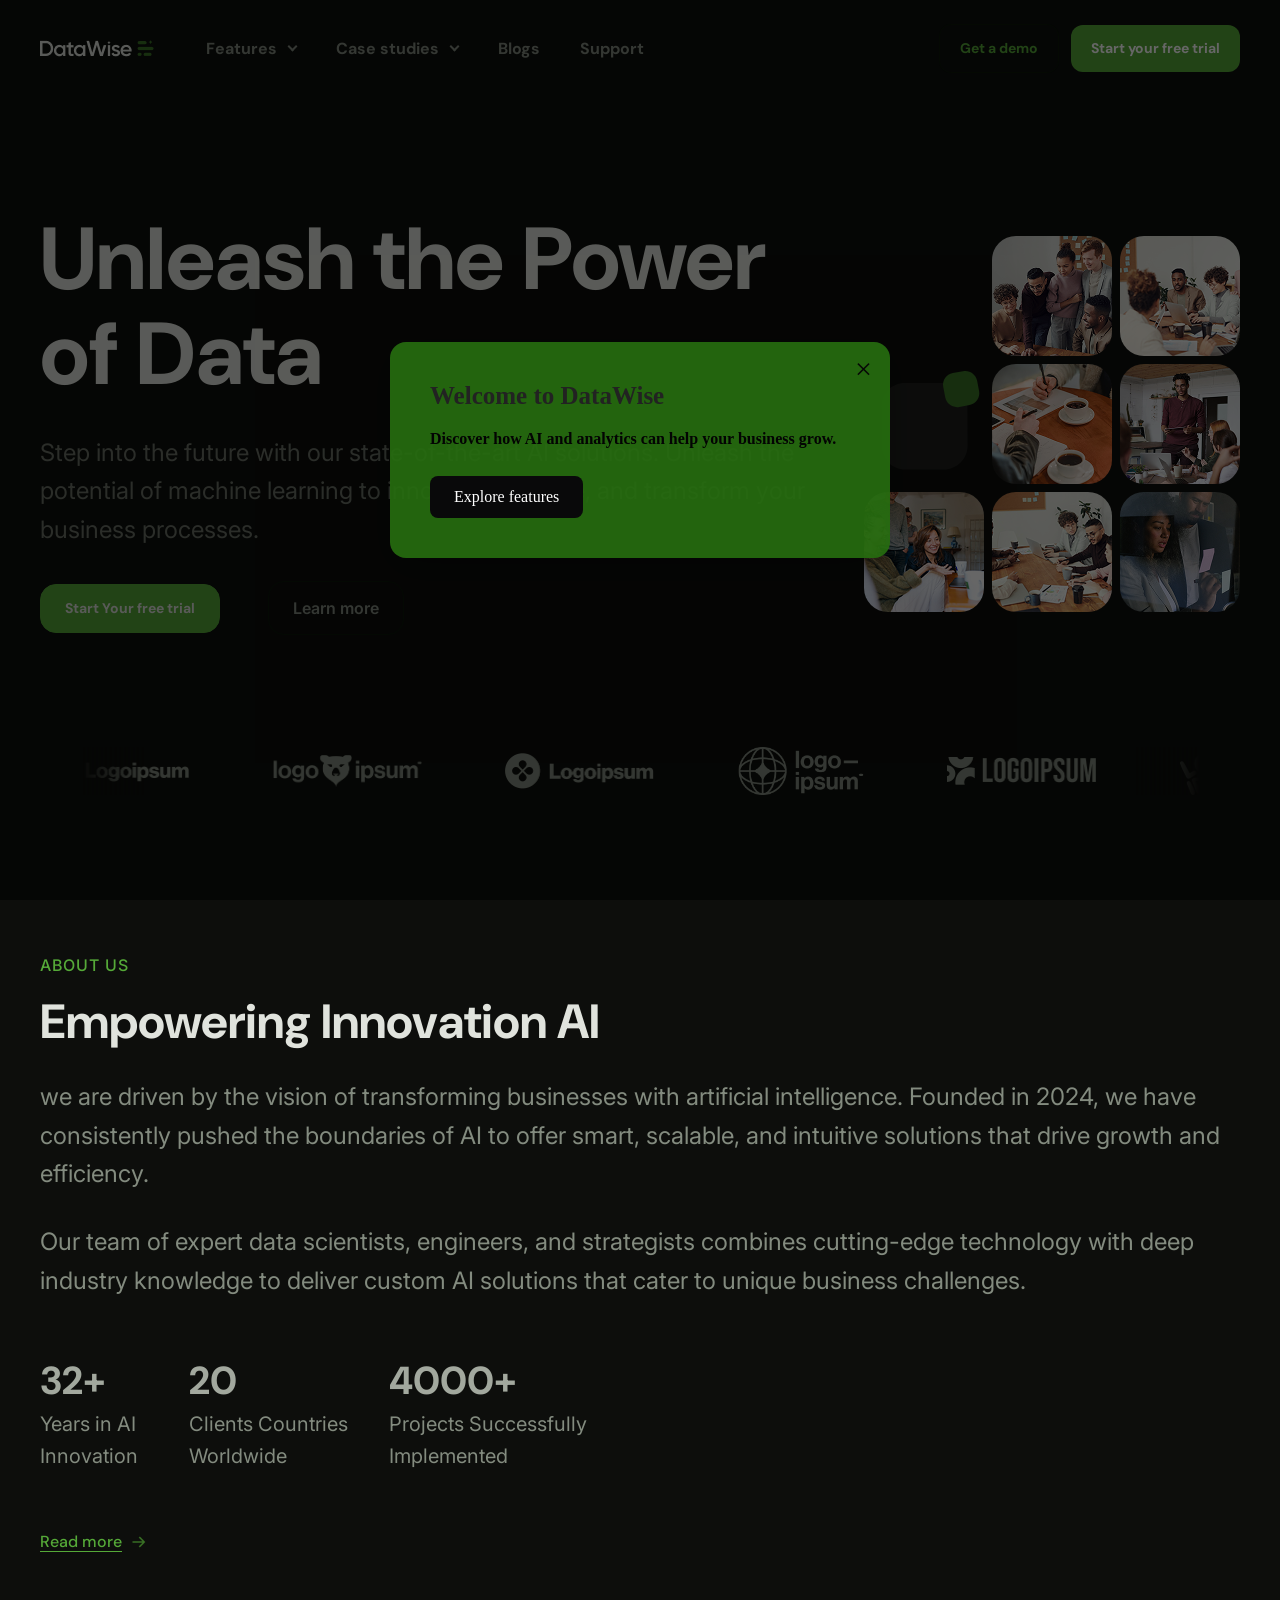
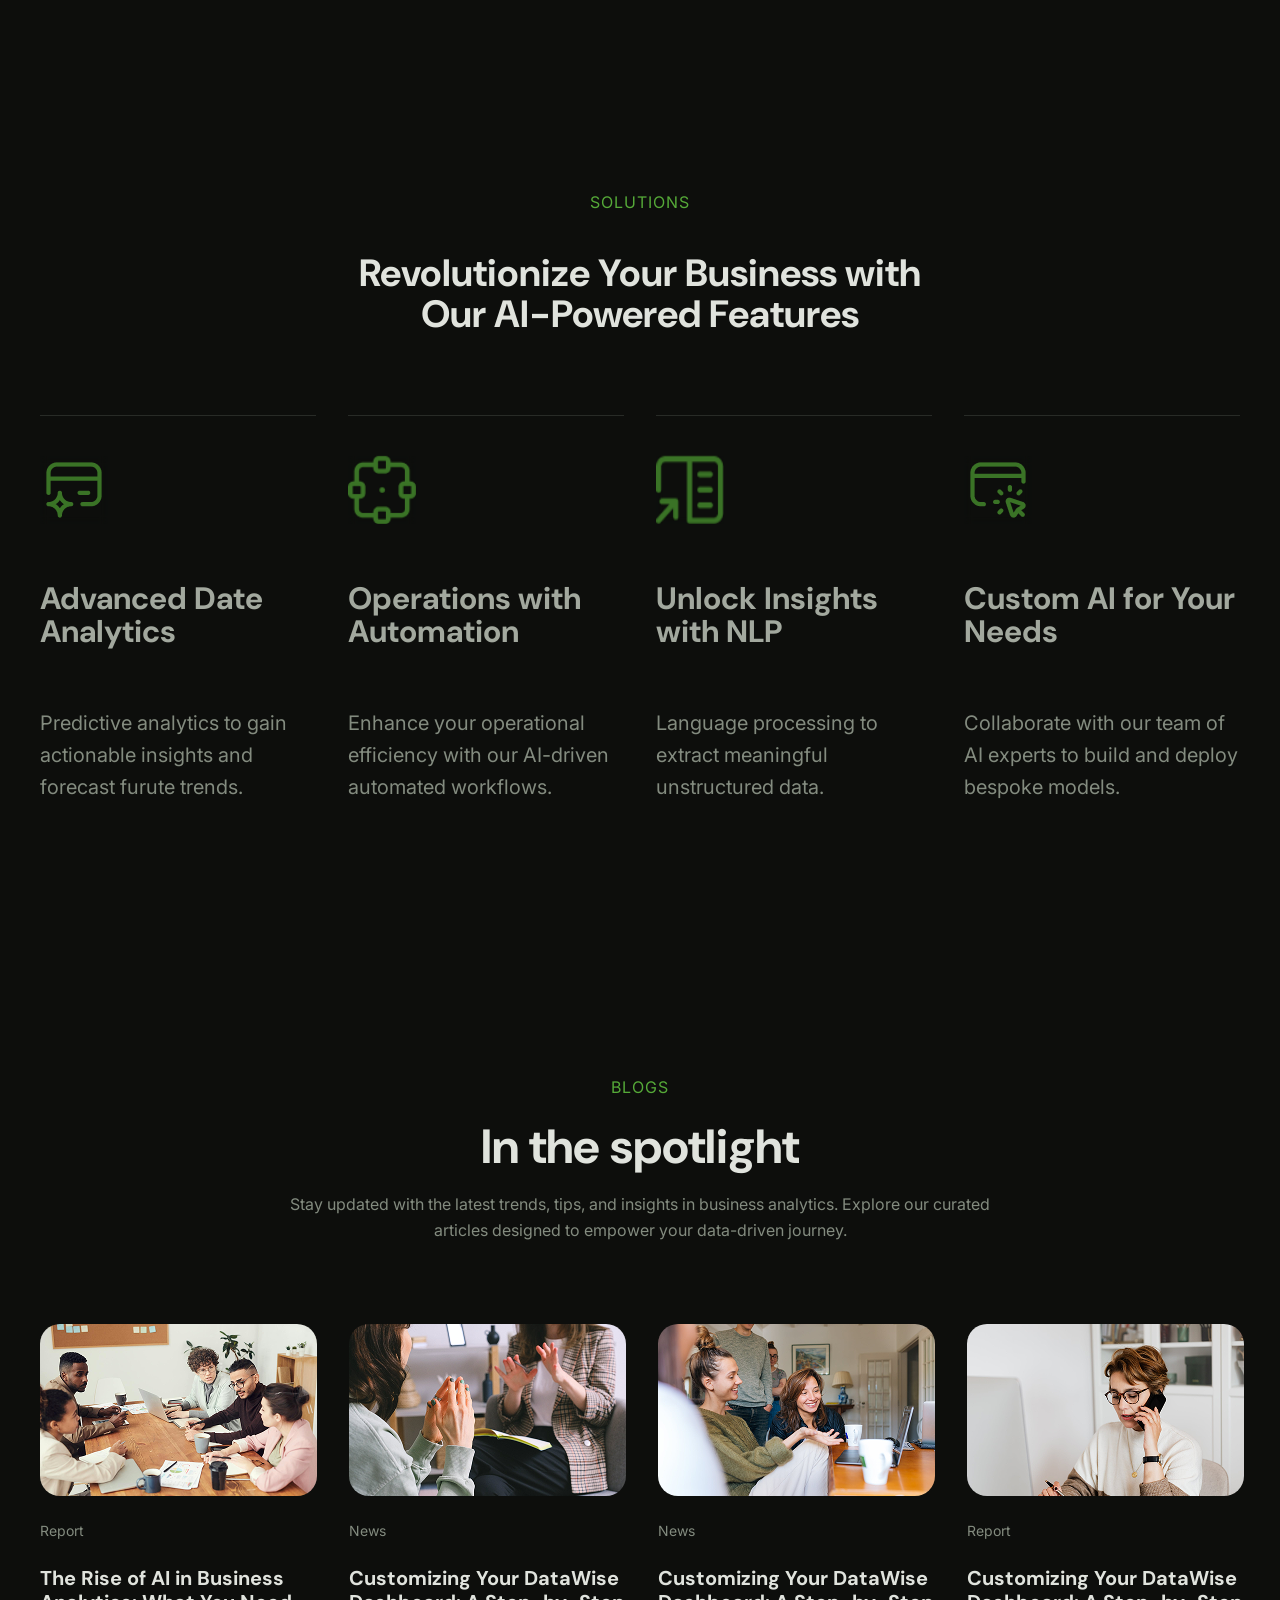
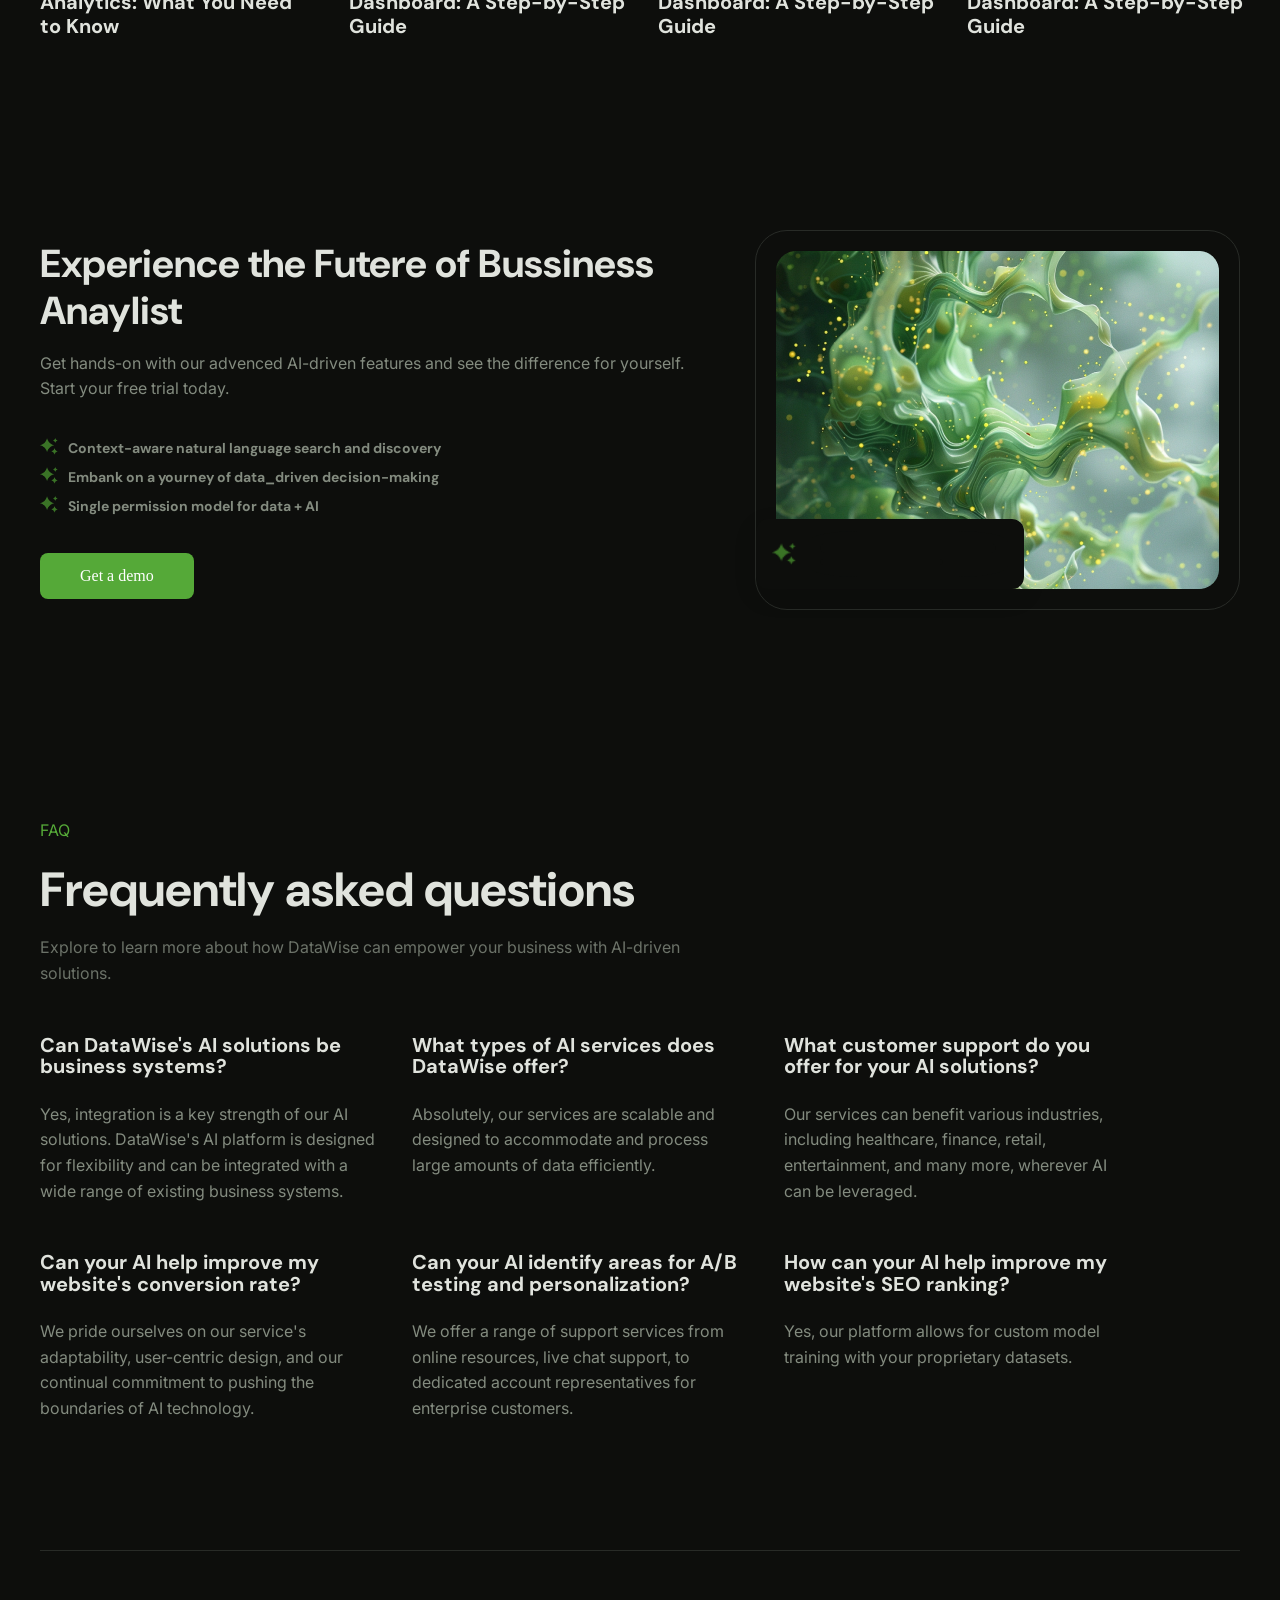
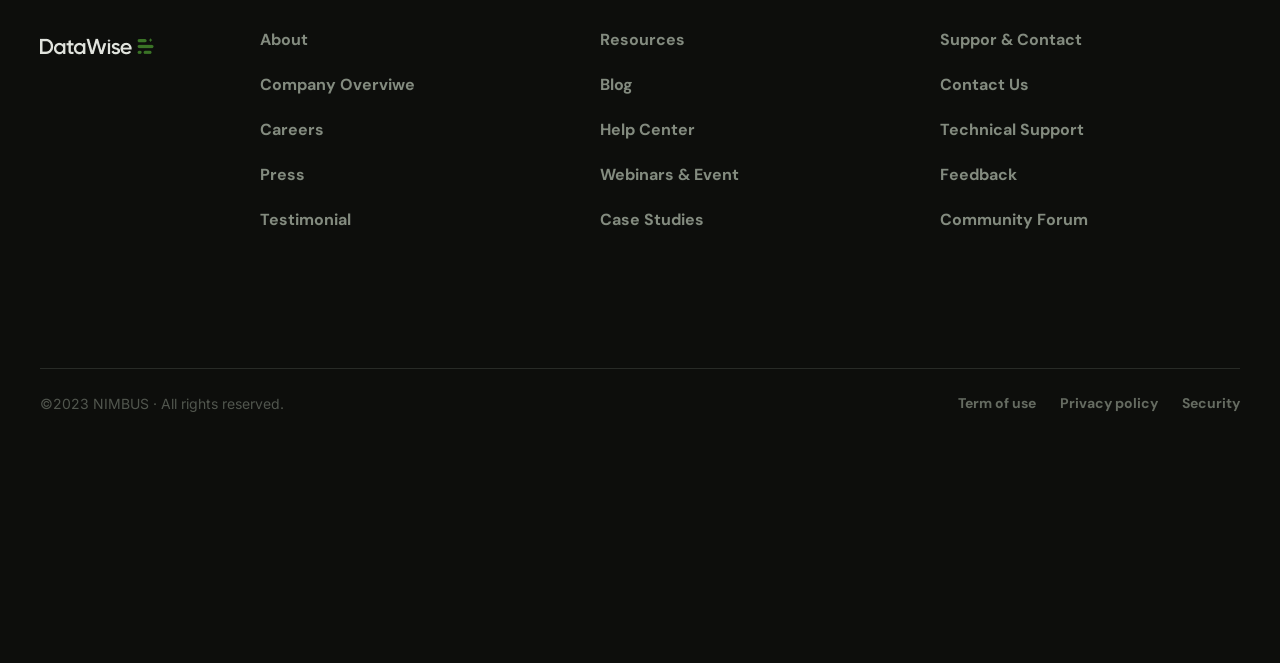
<file: index.html>
<!doctype html>
<html lang="en">
    <head>
        <meta charset="UTF-8" />
        <meta name="viewport" content="width=device-width, initial-scale=1.0" />
        <link rel="preconnect" href="https://fonts.googleapis.com" />
        <link rel="preconnect" href="https://fonts.gstatic.com" crossorigin />
        <link
            href="https://fonts.googleapis.com/css2?family=DM+Sans:ital,opsz,wght@0,9..40,100..1000;1,9..40,100..1000&display=swap"
            rel="stylesheet"
        />
        <link rel="preconnect" href="https://fonts.googleapis.com" />
        <link rel="preconnect" href="https://fonts.gstatic.com" crossorigin />
        <link
            href="https://fonts.googleapis.com/css2?family=Inter:ital,opsz,wght@0,14..32,100..900;1,14..32,100..900&display=swap"
            rel="stylesheet"
        />
        <link rel="stylesheet" href="./css/style.min.css" />
        <title>Document</title>
    </head>
    <body>
        <header>
            <div class="Left_menu">
                <div class="Logo">
                    <img src="./asetss/icon/DataWise logo.png" alt="" />
                </div>
                <nav class="Navigation_list">
                    <div class="Navigation_item dropdown">
                        <a href="#">Features <span class="arrow"></span></a>
                        <div class="dropdown_menu">
                            <a href="">Analytics</a>
                            <a href="">AI Solutions</a>
                            <a href="">Data Reports</a>
                        </div>
                    </div>
                    <div class="Navigation_item dropdown">
                        <a href="#">Case studies<span class="arrow"></span></a>
                        <div class="dropdown_menu">
                            <a href="">Over data</a>
                            <a href="">Bluelink bot</a>
                            <a href="">Data in case</a>
                        </div>
                    </div>
                    <div class="Navigation_item"><a href="#blogs">Blogs</a></div>
                    <div class="Navigation_item"><a href="#">Support</a></div>
                </nav>
            </div>

            <div class="Rigt_menu">
                <label class="get_demo" for="popup_toggle">Get a demo</label>

                <label class="free_trial"> <a href="./trial.html">Start your free trial</a>  </label>

                <button class="menu_toggle" type="button" aria-label="Open menu">
                    <span></span>
                    <span></span>
                    <span></span>
                </button>
            </div>
        </header>

        <main>
            <section class="hero" id="hero">
                <div class="extra_hero">
                    <div class="hero_content">
                        <h1 class="hero_title">Unleash the Power of Data</h1>
                        <p class="hero_description">
                            Step into the future with our state-of-the-art AI solutions. Unleash the
                            potential of machine learning to innovate, optimize, and transform your
                            business processes.
                        </p>
                        <div class="hero_buttons">
                            <label class="free_trial_hero" type="button" ">
                                <a href="./trial.html">Start Your free trial</a>
                            </label>
                            <button class="learn_more" type="button">Learn more</button>
                        </div>
                    </div>

                    <div class="hero_galery">
                        <img
                            src="./asetss/images/Thumbnail-6.png"
                            alt=""
                            class="gallery_item"
                        />
                        <img
                            src="./asetss/images/Thumbnail-5.png"
                            alt=""
                            class="gallery_item"
                        />
                        <div class="gallery_decoration">
                            <svg
                                xmlns="http://www.w3.org/2000/svg"
                                width="120"
                                height="120"
                                viewBox="0 0 120 120"
                                fill="none"
                            >
                                <path
                                    d="M17.0099 42.9997C16.9408 29.745 27.6299 19 40.8848 19H79.2652C92.5201 19 103.321 29.745 103.39 42.9997L103.59 81.3788C103.66 94.6335 92.9704 105.379 79.7156 105.379H41.3351C28.0803 105.379 17.2791 94.6335 17.21 81.3789L17.0099 42.9997Z"
                                    fill="#1F201D"
                                />
                                <path
                                    d="M79.2591 23.0928C78.0114 16.5839 82.2817 10.3235 88.7971 9.1098L99.0621 7.19759C105.577 5.9839 111.871 10.2765 113.118 16.7854L115.084 27.0401C116.332 33.549 112.061 39.8095 105.546 41.0232L95.2808 42.9354C88.7655 44.1491 82.4724 39.8564 81.2247 33.3475L79.2591 23.0928Z"
                                    fill="#3A7326"
                                />
                            </svg>
                        </div>
                        <img
                            src="./asetss/images/Thumbnail-4.png"
                            alt=""
                            class="gallery_item"
                        />
                        <img
                            src="./asetss/images/Thumbnail-3.png"
                            alt=""
                            class="gallery_item"
                        />
                        <img
                            src="./asetss/images/Thumbnail-2.png"
                            alt=""
                            class="gallery_item"
                        />
                        <img
                            src="./asetss/images/Thumbnail-1.png"
                            alt=""
                            class="gallery_item"
                        />
                        <img src="./asetss/images/Thumbnail.png" alt="" class="gallery_item" />
                    </div>
                </div>
            </section>

            <section class="logo_section" id="logo_section">
                <div class="logo_list">
                    <svg
                        class="logo_mask logo_mask_left"
                        xmlns="http://www.w3.org/2000/svg"
                        width="104"
                        height="88"
                        viewBox="0 0 104 88"
                        fill="none"
                    >
                        <mask
                            id="mask0_8020_3891"
                            style="mask-type: alpha"
                            maskUnits="userSpaceOnUse"
                            x="0"
                            y="0"
                            width="104"
                            height="88"
                        >
                            <path
                                d="M0 88L3.8466e-06 -7.62939e-06L104 -3.08341e-06L104 88L0 88Z"
                                fill="url(#paint0_linear_8020_3891)"
                            />
                        </mask>
                        <g mask="url(#mask0_8020_3891)">
                            <path
                                d="M0 88L3.8466e-06 -7.62939e-06L104 -3.08341e-06L104 88L0 88Z"
                                fill="#0D0E0C"
                            />
                        </g>
                        <defs>
                            <linearGradient
                                id="paint0_linear_8020_3891"
                                x1="63.6101"
                                y1="35.7901"
                                x2="2.28217e-06"
                                y2="35.7901"
                                gradientUnits="userSpaceOnUse"
                            >
                                <stop stop-color="#C0C0C0" />
                                <stop offset="1" stop-color="#C9C9C9" stop-opacity="0" />
                            </linearGradient>
                        </defs>
                    </svg>
                    <img src="./asetss/icon/Logo@2x-9.png" alt="" class="logo_item" />
                    <img src="./asetss/icon/Logo@2x-8.png" alt="" class="logo_item" />
                    <img src="./asetss/icon/Logo@2x-7.png" alt="" class="logo_item" />
                    <img src="./asetss/icon/Logo@2x-6.png" alt="" class="logo_item" />
                    <img src="./asetss/icon/Logo@2x-5.png" alt="" class="logo_item" />
                    <img src="./asetss/icon/Logo@2x-2.png" alt="" class="logo_item" />

                    <svg
                        class="logo_mask logo_mask_right"
                        xmlns="http://www.w3.org/2000/svg"
                        width="104"
                        height="88"
                        viewBox="0 0 104 88"
                        fill="none"
                    >
                        <mask
                            id="mask0_8020_3888"
                            style="mask-type: alpha"
                            maskUnits="userSpaceOnUse"
                            x="0"
                            y="0"
                            width="104"
                            height="88"
                        >
                            <path
                                d="M104 0L104 88L3.78279e-06 88L7.62939e-06 -4.54598e-06L104 0Z"
                                fill="url(#paint0_linear_8020_3888)"
                            />
                        </mask>
                        <g mask="url(#mask0_8020_3888)">
                            <path
                                d="M104 0L104 88L3.78279e-06 88L7.62939e-06 -4.54598e-06L104 0Z"
                                fill="#0D0E0C"
                            />
                        </g>
                        <defs>
                            <linearGradient
                                id="paint0_linear_8020_3888"
                                x1="40.3899"
                                y1="52.2099"
                                x2="104"
                                y2="52.2099"
                                gradientUnits="userSpaceOnUse"
                            >
                                <stop stop-color="#C0C0C0" />
                                <stop offset="1" stop-color="#C9C9C9" stop-opacity="0" />
                            </linearGradient>
                        </defs>
                    </svg>
                </div>
            </section>

            <section class="about_us" id="about_us">
                <div class="about_us_item">
                    <div class="about_us_item1">
                        <h1>ABOUT US</h1>
                        <h2>Empowering Innovation AI</h2>
                    </div>
                    <p>
                        we are driven by the vision of transforming businesses with artificial
                        intelligence. Founded in 2024, we have consistently pushed the boundaries of
                        AI to offer smart, scalable, and intuitive solutions that drive growth and
                        efficiency.
                    </p>
                    <p>
                        Our team of expert data scientists, engineers, and strategists combines
                        cutting-edge technology with deep industry knowledge to deliver custom AI
                        solutions that cater to unique business challenges.
                    </p>
                </div>
                <div class="about_us_metric">
                    <div class="about_us_metric_item1">
                        <p class="about_us_metric_item_number">32+</p>
                        <p class="p">Years in AI Innovation</p>
                    </div>
                    <div class="about_us_metric_item2">
                        <p class="about_us_metric_item_number">20</p>
                        <p class="p">Clients Countries Worldwide</p>
                    </div>
                    <div class="about_us_metric_item3">
                        <p class="about_us_metric_item_number">4000+</p>
                        <p class="p">Projects Successfully Implemented</p>
                    </div>
                </div>
                <div class="about_us_link">
                    <a href="#">
                        <p>Read more</p>
                        <img src="./asetss/icon/R icon@3x.png" alt="" />
                    </a>
                </div>
            </section>

            <section class="feature" id="feature">
                <div class="feature_ch">
                    <div class="feature_ch_head">
                        <p class="solution">Solutions</p>
                        <h1>Revolutionize Your Business with Our AI-Powered Features</h1>
                    </div>
                    <div class="feature_ch_blog">
                        <div class="feature_ch_blog_child">
                            <img src="./asetss/icon/first.png" alt="" />
                            <h1>Advanced Date Analytics</h1>
                            <p>
                                Predictive analytics to gain actionable insights and forecast furute
                                trends.
                            </p>
                        </div>
                        <div class="feature_ch_blog_child">
                            <img src="./asetss/icon/second.png" alt="" />
                            <h1>Operations with Automation</h1>
                            <p>
                                Enhance your operational efficiency with our AI-driven automated
                                workflows.
                            </p>
                        </div>
                        <div class="feature_ch_blog_child">
                            <img src="./asetss/icon/three.png" alt="" />
                            <h1>Unlock Insights with NLP</h1>
                            <p>Language processing to extract meaningful unstructured data.</p>
                        </div>
                        <div class="feature_ch_blog_child">
                            <img src="./asetss/icon/four.png" alt="" />
                            <h1>Custom AI for Your Needs</h1>
                            <p>
                                Collaborate with our team of AI experts to build and deploy bespoke
                                models.
                            </p>
                        </div>
                    </div>
                </div>
            </section>

            <section class="blogs" id="blogs">
                <div class="blogs_m">
                    <div class="blogs_m_headlin">
                        <div class="blogs_wrap">
                            <p class="logs">Blogs</p>
                            <h1>In the spotlight</h1>
                            <p class="text">
                                Stay updated with the latest trends, tips, and insights in business
                                analytics. Explore our curated articles designed to empower your
                                data-driven journey.
                            </p>
                        </div>
                    </div>
                    <div class="blogs_m_blog">
                        <div class="blogs_blog_item">
                            <img src="./asetss/images/bussines3.png" alt="" />
                            <h1>Report</h1>
                            <p>The Rise of AI in Business Analytics: What You Need to Know</p>
                        </div>
                        <div class="blogs_blog_item">
                            <img src="./asetss/images/Business2.png" alt="" />
                            <h1>News</h1>
                            <p>Customizing Your DataWise Dashboard: A Step-by-Step Guide</p>
                        </div>
                        <div class="blogs_blog_item">
                            <img src="./asetss/images/Business22.png" alt="" />
                            <h1>News</h1>
                            <p>Customizing Your DataWise Dashboard: A Step-by-Step Guide</p>
                        </div>
                        <div class="blogs_blog_item">
                            <img src="./asetss/images/Business.png" alt="" />
                            <h1>Report</h1>
                            <p>Customizing Your DataWise Dashboard: A Step-by-Step Guide</p>
                        </div>
                    </div>
                </div>
            </section>

            <section class="trial_banner" id="trial_banner">
                <div class="trial_banner_content">
                    <div class="trial_banner_text">
                        <h2>Experience the Futere of Bussiness Anaylist</h2>

                        <p class="trial_banner_dc">
                            Get hands-on with our advenced AI-driven features and see the difference
                            for yourself. Start your free trial today.
                        </p>

                        <ul class="trial_banner_feat">
                            <li>
                                <img src="./asetss/icon/star.png" alt="" />Context-aware
                                natural language search and discovery
                            </li>
                            <li>
                                <img src="./asetss/icon/star.png" alt="" />Embank on a yourney
                                of data_driven decision-making
                            </li>
                            <li>
                                <img src="./asetss/icon/star.png" alt="" />Single permission
                                model for data + AI
                            </li>
                        </ul>
                        <label class="trial_banner_button" for="popup_toggle">Get a demo</label>
                    </div>
                    <div class="trial_banner_visual">
                        <div class="trial_banner_image">
                            <img src="./asetss/images/Abstract.png" alt="" />

                            <div class="trial_banner_message">
                                <span class="trial_banner_icon"
                                    ><img src="./asetss/icon/star.png" alt=""
                                /></span>

                                <div class="trial_banner_lines">
                                    <span class="trial_banner_line1"></span>
                                    <span class="trial_banner_line2"></span>
                                </div>
                            </div>
                        </div>
                    </div>
                </div>
            </section>

            <section class="FAQ" id="Faq">
                <div class="faq_m">
                    <div class="faq_m_headling">
                        <div class="headling">
                            <h2 class="Faq2">FAQ</h2>
                            <h1>Frequently asked questions</h1>
                            <p>
                                Explore to learn more about how DataWise can empower your business
                                with AI-driven solutions.
                            </p>
                        </div>
                    </div>
                    <div class="faq_m_list">
                        <div class="gaq_m_item">
                            <h1>Can DataWise's AI solutions be business systems?</h1>
                            <p>
                                Yes, integration is a key strength of our AI solutions. DataWise's
                                AI platform is designed for flexibility and can be integrated with a
                                wide range of existing business systems.
                            </p>
                        </div>
                        <div class="gaq_m_item">
                            <h1>What types of AI services does DataWise offer?</h1>
                            <p>
                                Absolutely, our services are scalable and designed to accommodate
                                and process large amounts of data efficiently.
                            </p>
                        </div>
                        <div class="gaq_m_item">
                            <h1>What customer support do you offer for your AI solutions?</h1>
                            <p>
                                Our services can benefit various industries, including healthcare,
                                finance, retail, entertainment, and many more, wherever AI can be
                                leveraged.
                            </p>
                        </div>
                        <div class="gaq_m_item">
                            <h1>Can your AI help improve my website's conversion rate?</h1>
                            <p>
                                We pride ourselves on our service's adaptability, user-centric
                                design, and our continual commitment to pushing the boundaries of AI
                                technology.
                            </p>
                        </div>
                        <div class="gaq_m_item">
                            <h1>Can your AI identify areas for A/B testing and personalization?</h1>
                            <p>
                                We offer a range of support services from online resources, live
                                chat support, to dedicated account representatives for enterprise
                                customers.
                            </p>
                        </div>
                        <div class="gaq_m_item">
                            <h1>How can your AI help improve my website's SEO ranking?</h1>
                            <p>
                                Yes, our platform allows for custom model training with your
                                proprietary datasets.
                            </p>
                        </div>
                    </div>
                </div>
            </section>
        </main>

        <footer>
            <div class="footer" id="footer">
                <div class="footer_content">
                    <a href="#hero"><img src="./asetss/icon/DataWise logo.png" alt="" /></a>
                    <div class="footer_item">
                        <ul>
                            <li><a href="#about_us">About</a></li>
                            <li><a href="#">Company Overviwe</a></li>
                            <li><a href="#">Careers</a></li>
                            <li><a href="#">Press</a></li>
                            <li><a href="#">Testimonial</a></li>
                        </ul>
                        <ul>
                            <li><a href="#">Resources</a></li>
                            <li><a href="#blogs">Blog</a></li>
                            <li><a href="#">Help Center</a></li>
                            <li><a href="#">Webinars & Event</a></li>
                            <li><a href="#">Case Studies</a></li>
                        </ul>
                        <ul class="hide">
                            <li><a href="#">Suppor & Contact</a></li>
                            <li><a href="contactus.html">Contact Us</a></li>
                            <li><a href="#">Technical Support</a></li>
                            <li><a href="#">Feedback</a></li>
                            <li><a href="#">Community Forum</a></li>
                        </ul>
                    </div>
                </div>
                <div class="line"></div>
                <div class="footer_2">
                    <h1>©2023 NIMBUS · All rights reserved.</h1>
                    <div class="footer_2_3">
                        <p><a href="#">Term of use</a></p>
                        <p><a href="#">Privacy policy</a></p>
                        <p><a href="#">Security</a></p>
                    </div>
                </div>
            </div>
        </footer>

        <input type="checkbox" id="popup_toggle" class="popup_toggle" />

        <div class="popup_overlay">
            <div class="popup_content">
                <label for="popup_toggle" class="popup_close">&times;</label>

                <h2>GET DEMO</h2>
                <form>
                    <input
                        type="text"
                        name="name"
                        placeholder="Enter your name"
                        autocomplete="name"
                        required
                    />

                    <input type="email" name="email" placeholder="Enter your email" required />

                    <button type="submit">Submit</button>
                </form>
            </div>
        </div>

        <input type="checkbox" id="dereck_toggle" class="dereck_toggle" checked />

        <div class="dereck_overlay">
            <div class="dereck_popup">
                <label for="dereck_toggle" class="dereck_close">&times;</label>
                <h2>Welcome to DataWise</h2>
                <p>Discover how AI and analytics can help your business grow.</p>
                <a href="#feature" class="dereck_button">Explore features</a>
            </div>
        </div>
    </body>
</html>
</file>
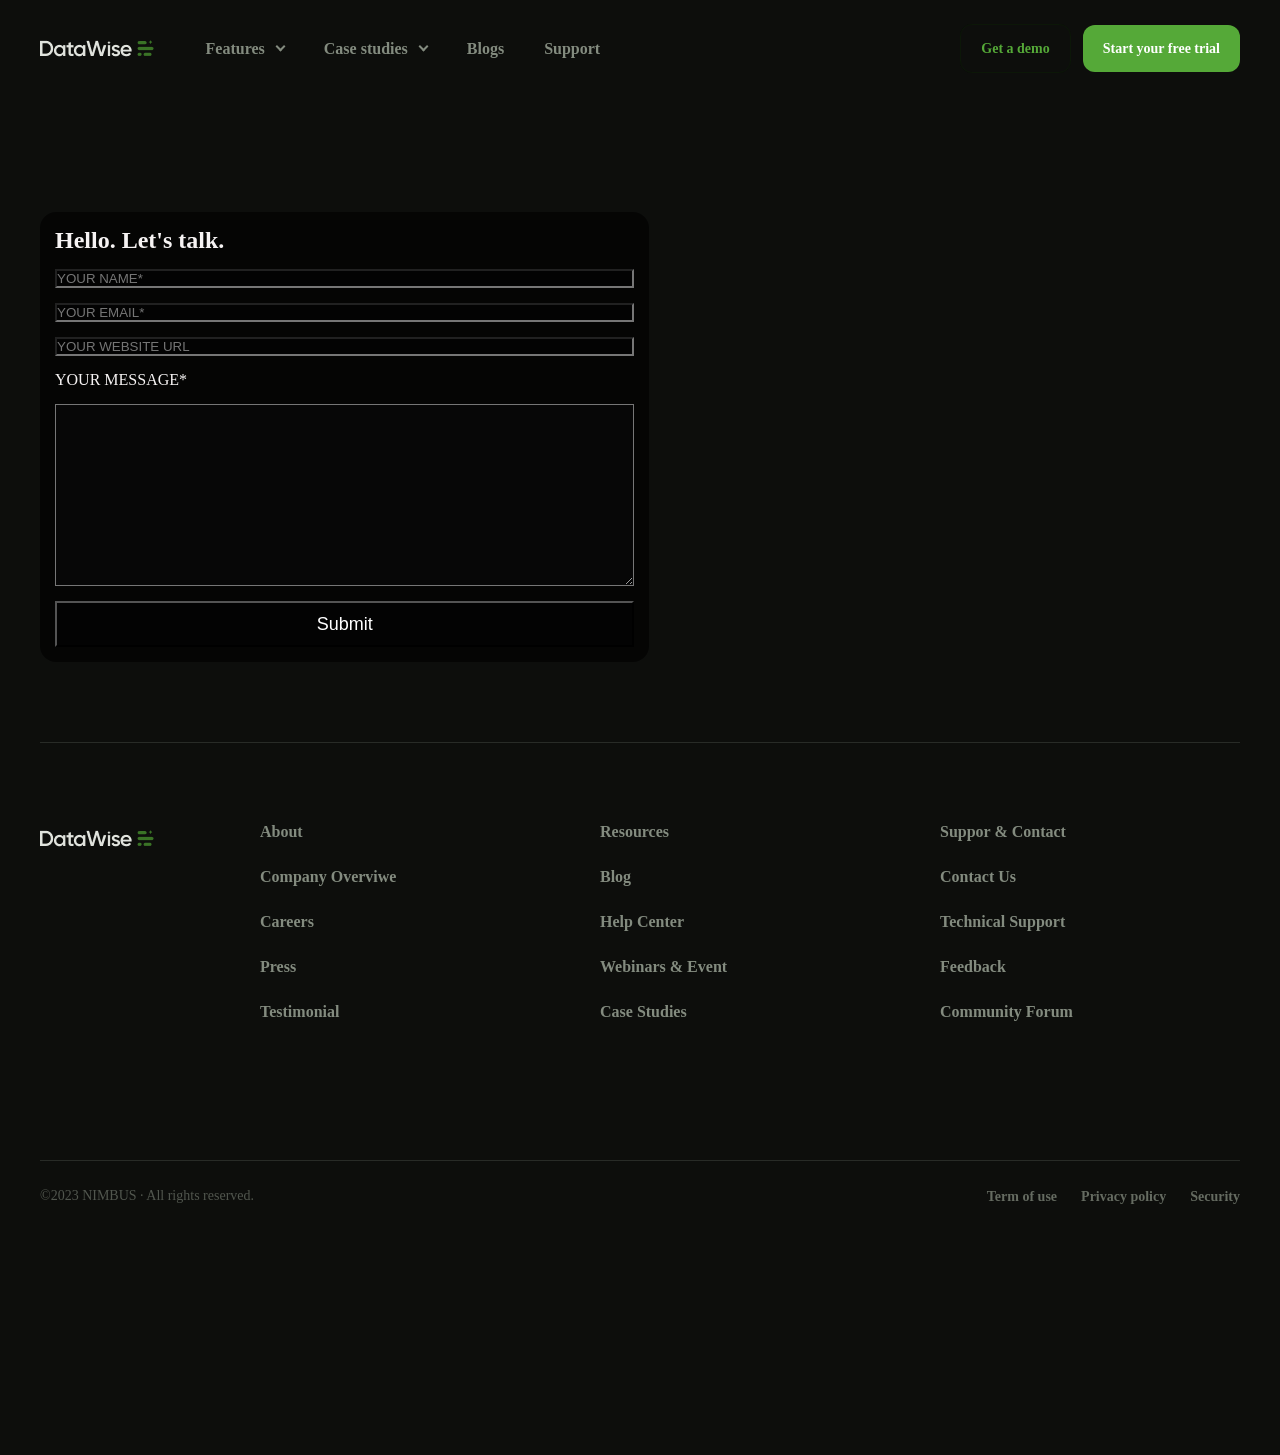
<file: contactus.html>
<!doctype html>
<html lang="en">
    <head>
        <meta charset="UTF-8" />
        <meta name="viewport" content="width=device-width, initial-scale=1.0" />
        <link rel="stylesheet" href="css/style.min.css" />
        <title>Document</title>
    </head>
    <body class="contact_body">

        <header>
            <div class="Left_menu">
                <div class="Logo" >
                    <a href="index.html"><img src="./asetss/icon/DataWise logo.png" alt="" /></a>
                </div>
                <nav class="Navigation_list">
                    <div class="Navigation_item dropdown">
                        <a href="#">Features <span class="arrow"></span></a>
                        <div class="dropdown_menu">
                            <a href="#">Analytics</a>
                            <a href="#">AI Solutions</a>
                            <a href="#">Data Reports</a>
                        </div>
                    </div>
                    <div class="Navigation_item dropdown">
                        <a href="#">Case studies<span class="arrow"></span></a>
                        <div class="dropdown_menu">
                            <a href="">Over data</a>
                            <a href="">Bluelink bot</a>
                            <a href="">Data in case</a>
                        </div>
                    </div>
                    <div class="Navigation_item"><a href="#blogs">Blogs</a></div>
                    <div class="Navigation_item"><a href="#">Support</a></div>
                </nav>
            </div>

            <div class="Rigt_menu">
                <label class="get_demo" for="popup_toggle">Get a demo</label>

                <label class="free_trial" for="popup_toggle"><a href="./trial.html">Start your free trial</a> </label>

                <button class="menu_toggle" type="button" aria-label="Open menu">
                    <span></span>
                    <span></span>
                    <span></span>
                </button>
            </div>
        </header>

        <section class="contact_us_us">
            <div class="form-contact__wrapper">
                <h1 class="form-default__title">Hello. Let's talk.</h1>
                <input
                    name="contact_name"
                    type="text"
                    id="contact_name"
                    maxlength="50"
                    required=""
                    placeholder="YOUR NAME*"
                />
                <input
                    name="contact_email"
                    type="email"
                    id="contact_email"
                    maxlength="100"
                    required=""
                    placeholder="YOUR EMAIL*"
                />
                <input
                    type="text"
                    name="contact_url"
                    id="contact_url"
                    maxlength="100"
                    placeholder="YOUR WEBSITE URL"
                />

                <label for="contact_message" class="contact_message">YOUR MESSAGE*</label>
                <textarea name="contact_message" id="contact_message" required=""></textarea>

                <input class="submit" name="submit" type="submit" value="Submit" />
            </div>

            <div class="contact1">
                <iframe
                    src="https://www.google.com/maps/embed?pb=!1m18!1m12!1m3!1d68408.69339126792!2d-74.05436185831597!3d40.734178970923004!2m3!1f0!2f0!3f0!3m2!1i1024!2i768!4f13.1!3m3!1m2!1s0x89c259c44cd5ec01%3A0x7dd0c8cb2a50eaf6!2sBlue%20Bottle%20Coffee!5e0!3m2!1scs!2scz!4v1793038484987!5m2!1scs!2scz"
                    width="600"
                    height="450"
                    style="border: 5px"
                    allowfullscreen=""
                    loading="lazy"
                    referrerpolicy="strict-origin-when-cross-origin"
                    frameborder="0"
                ></iframe>
            </div>
        </section>

        <footer>
            <div class="footer" id="footer">
                <div class="footer_content">
                    <a href="#hero"><img src="./asetss/icon/DataWise logo.png" alt="" /></a>
                    <div class="footer_item">
                        <ul>
                            <li><a href="#about_us">About</a></li>
                            <li><a href="#">Company Overviwe</a></li>
                            <li><a href="#">Careers</a></li>
                            <li><a href="#">Press</a></li>
                            <li><a href="#">Testimonial</a></li>
                        </ul>
                        <ul>
                            <li><a href="#">Resources</a></li>
                            <li><a href="#blogs">Blog</a></li>
                            <li><a href="#">Help Center</a></li>
                            <li><a href="#">Webinars & Event</a></li>
                            <li><a href="#">Case Studies</a></li>
                        </ul>
                        <ul class="hide">
                            <li><a href="#">Suppor & Contact</a></li>
                            <li><a href="contactus.html">Contact Us</a></li>
                            <li><a href="#">Technical Support</a></li>
                            <li><a href="#">Feedback</a></li>
                            <li><a href="#">Community Forum</a></li>
                        </ul>
                    </div>
                </div>
                <div class="line"></div>
                <div class="footer_2">
                    <h1>©2023 NIMBUS · All rights reserved.</h1>
                    <div class="footer_2_3">
                        <p><a href="#">Term of use</a></p>
                        <p><a href="#">Privacy policy</a></p>
                        <p><a href="#">Security</a></p>
                    </div>
                </div>
            </div>
        </footer>
    </body>
</html>
</file>
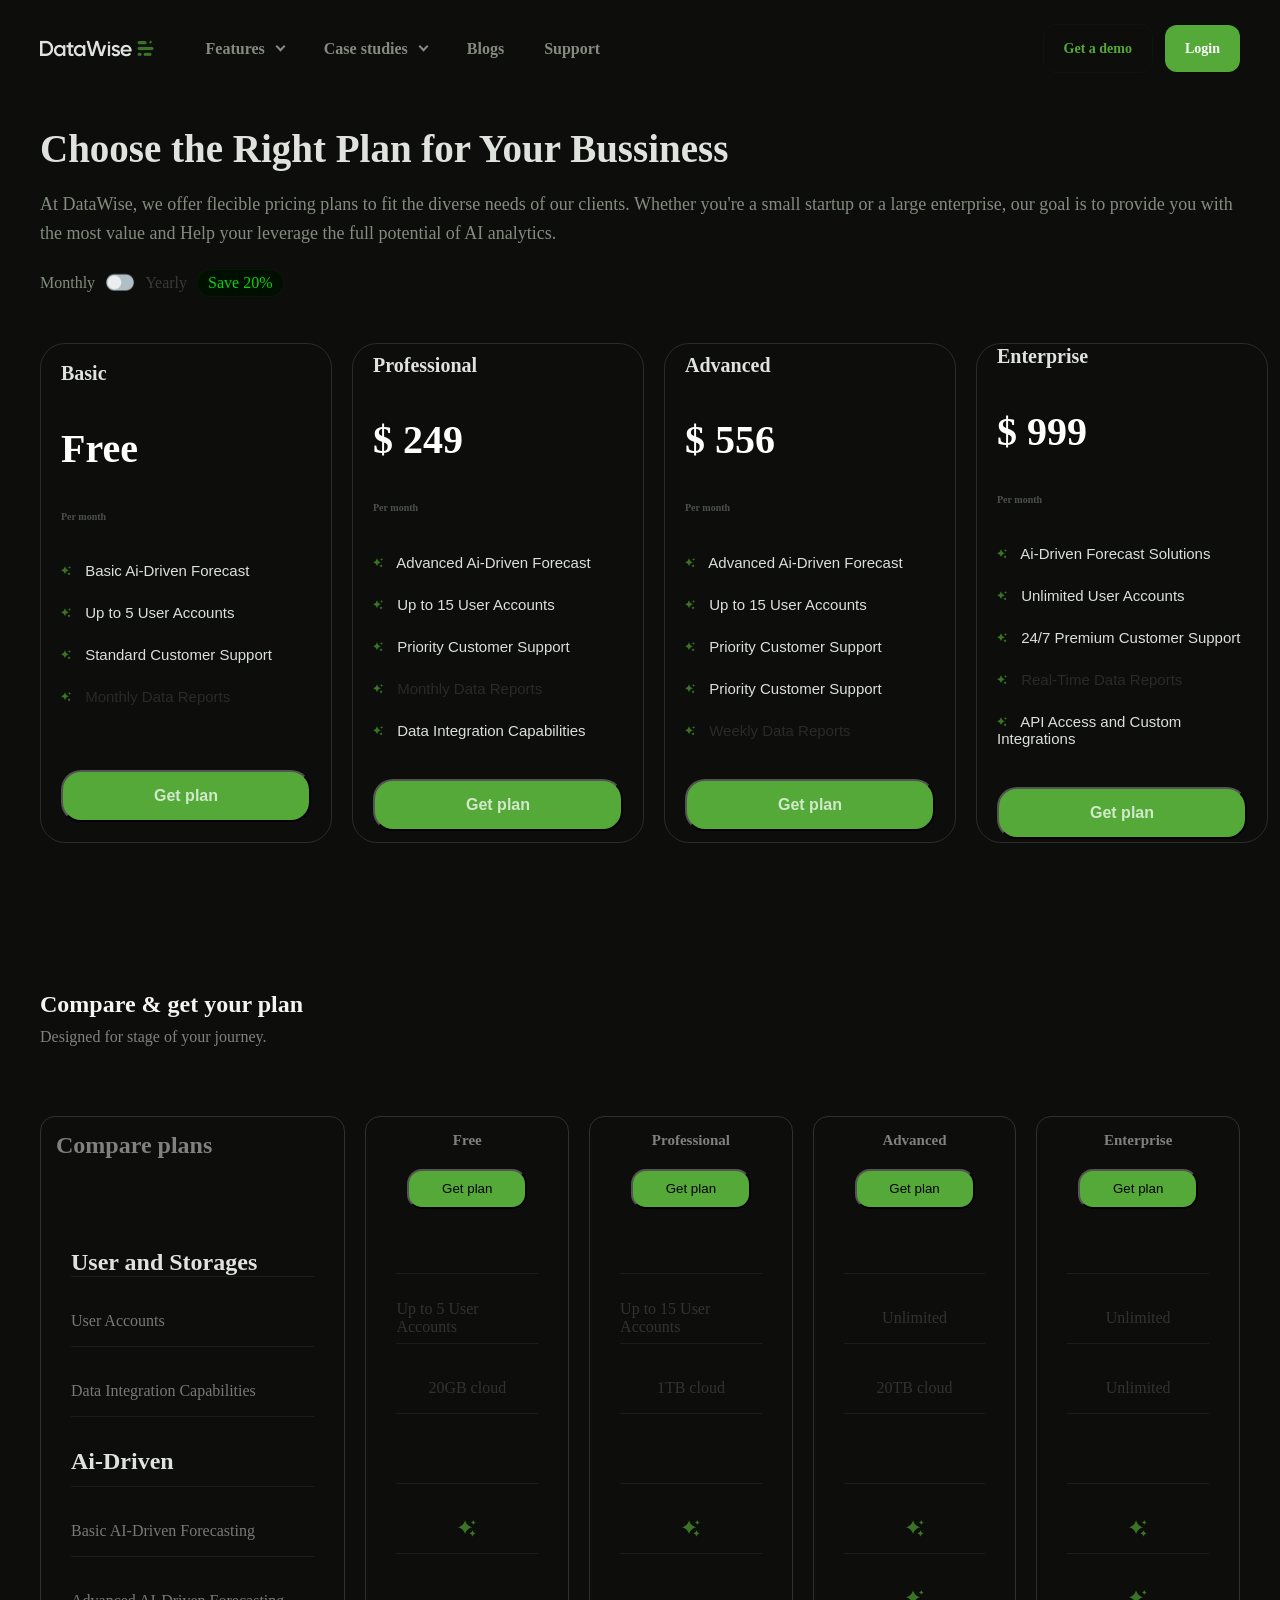
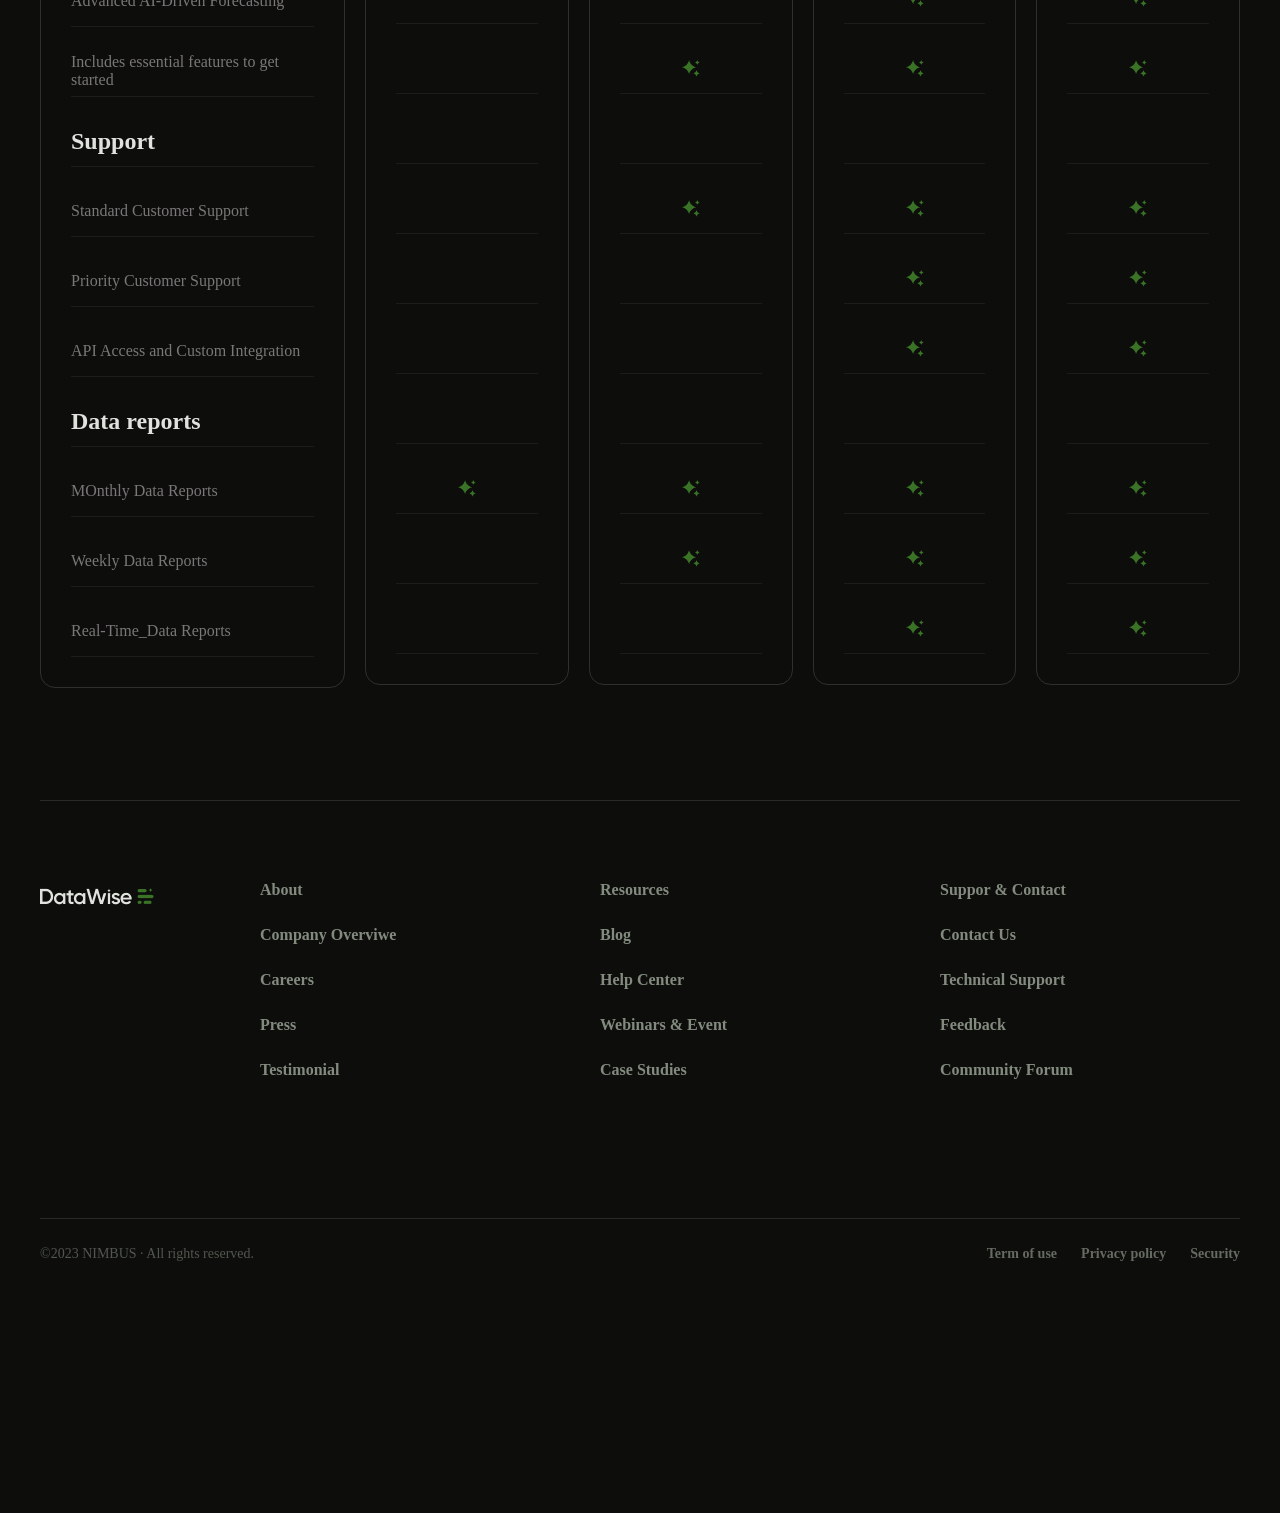
<file: trial.html>
<!doctype html>
<html lang="en">
    <head>
        <meta charset="UTF-8" />
        <meta name="viewport" content="width=device-width, initial-scale=1.0" />
        <link rel="stylesheet" href="./css/style.min.css" />

        <title>Document</title>
    </head>
    <body>
        <header class="trial">
            <div class="Left_menu">
                <div class="Logo">
                    <a href="index.html"><img src="./asetss/icon/DataWise logo.png" alt="" /></a>
                </div>
                <nav class="Navigation_list">
                    <div class="Navigation_item dropdown">
                        <a href="#">Features <span class="arrow"></span></a>
                        <div class="dropdown_menu">
                            <a href="#">Analytics</a>
                            <a href="#">AI Solutions</a>
                            <a href="#">Data Reports</a>
                        </div>
                    </div>
                    <div class="Navigation_item dropdown">
                        <a href="#">Case studies<span class="arrow"></span></a>
                        <div class="dropdown_menu">
                            <a href="">Over data</a>
                            <a href="">Bluelink bot</a>
                            <a href="">Data in case</a>
                        </div>
                    </div>
                    <div class="Navigation_item"><a href="#blogs">Blogs</a></div>
                    <div class="Navigation_item"><a href="#">Support</a></div>
                </nav>
            </div>

            <div class="Rigt_menu">
                <label class="get_demo" for="popup_toggle">Get a demo</label>

                <label class="free_trial"> Login </label>
                

                <button class="menu_toggle" type="button" aria-label="Open menu">
                    <span></span>
                    <span></span>
                    <span></span>
                </button>
            </div>
        </header>

        <section class="plan_section">
            <div class="plan_se_main">
                <div class="text">
                    <h1>Choose the Right Plan for Your Bussiness</h1>
                    <p>
                        At DataWise, we offer flecible pricing plans to fit the diverse needs of our
                        clients. Whether you're a small startup or a large enterprise, our goal is
                        to provide you with the most value and Help your leverage the full potential
                        of AI analytics.
                    </p>
                </div>
                <div class="plan_monthly_y">
                    <p>Monthly</p>
                    <img src="./asetss/icon/off-button.png" alt="" />
                    <p class="Yearly">Yearly</p>
                    <p class="discount">Save 20%</p>
                </div>
                <div class="plan_choose">
                    <div class="plan_choose_item">
                        <h1>Basic</h1>
                        <p class="price">Free</p>
                        <p class="per_month">Per month</p>
                        <ul class="description_item">
                            <li>
                                <img src="./asetss/icon/star.png" alt="" /> Basic Ai-Driven Forecast
                            </li>
                            <li>
                                <img src="./asetss/icon/star.png" alt="" /> Up to 5 User Accounts
                            </li>
                            <li>
                                <img src="./asetss/icon/star.png" alt="" /> Standard Customer
                                Support
                            </li>
                            <li class="grey_color">
                                <img src="./asetss/icon/star.png" alt="" /> Monthly Data Reports
                            </li>
                            <li></li>
                        </ul>
                        <button type="button" class="Get_plan">Get plan</button>
                    </div>
                    <div class="plan_choose_item">
                        <h1>Professional</h1>
                        <p class="price">$ 249</p>
                        <p class="per_month">Per month</p>
                        <ul class="description_item">
                            <li>
                                <img src="./asetss/icon/star.png" alt="" /> Advanced Ai-Driven
                                Forecast
                            </li>
                            <li>
                                <img src="./asetss/icon/star.png" alt="" /> Up to 15 User Accounts
                            </li>
                            <li>
                                <img src="./asetss/icon/star.png" alt="" /> Priority Customer
                                Support
                            </li>
                            <li class="grey_color">
                                <img src="./asetss/icon/star.png" alt="" /> Monthly Data Reports
                            </li>
                            <li>
                                <img src="./asetss/icon/star.png" alt="" /> Data Integration
                                Capabilities
                            </li>
                        </ul>
                        <button type="button" class="Get_plan">Get plan</button>
                    </div>
                    <div class="plan_choose_item">
                        <h1>Advanced</h1>
                        <p class="price">$ 556</p>
                        <p class="per_month">Per month</p>
                        <ul class="description_item">
                            <li>
                                <img src="./asetss/icon/star.png" alt="" /> Advanced Ai-Driven
                                Forecast
                            </li>
                            <li>
                                <img src="./asetss/icon/star.png" alt="" /> Up to 15 User Accounts
                            </li>

                            <li>
                                <img src="./asetss/icon/star.png" alt="" /> Priority Customer
                                Support
                            </li>
                            <li>
                                <img src="./asetss/icon/star.png" alt="" /> Priority Customer
                                Support
                            </li>
                            <li class="grey_color">
                                <img src="./asetss/icon/star.png" alt="" /> Weekly Data Reports
                            </li>
                        </ul>
                        <button type="button" class="Get_plan">Get plan</button>
                    </div>
                    <div class="plan_choose_item">
                        <h1>Enterprise</h1>
                        <p class="price">$ 999</p>
                        <p class="per_month">Per month</p>
                        <ul class="description_item">
                            <li>
                                <img src="./asetss/icon/star.png" alt="" /> Ai-Driven Forecast
                                Solutions
                            </li>
                            <li>
                                <img src="./asetss/icon/star.png" alt="" /> Unlimited User Accounts
                            </li>
                            <li>
                                <img src="./asetss/icon/star.png" alt="" /> 24/7 Premium Customer
                                Support
                            </li>
                            <li class="grey_color">
                                <img src="./asetss/icon/star.png" alt="" /> Real-Time Data Reports
                            </li>
                            <li>
                                <img src="./asetss/icon/star.png" alt="" /> API Access and Custom
                                Integrations
                            </li>
                        </ul>
                        <button type="button" class="Get_plan">Get plan</button>
                    </div>
                </div>
            </div>
        </section>

        <section class="plan_compare">
            <div class="compare_list">
                <div class="title">
                    <h1>Compare & get your plan</h1>
                    <p>Designed for stage of your journey.</p>
                </div>
                <div class="compare_plans">
                    <div class="compare_plans_item">
                        <h1 class="comparekl">Compare plans</h1>
                        <ul class="vomp">
                            <li><h2 class="next">User and Storages</h2></li>

                            <li><p>User Accounts</p></li>
                            <li><p>Data Integration Capabilities</p></li>
                            <li><h2>Ai-Driven</h2></li>
                            <li><p>Basic AI-Driven Forecasting</p></li>
                            <li><p>Advanced AI-Driven Forecasting</p></li>
                            <li><p>Includes essential features to get started</p></li>
                            <li><h2>Support</h2></li>
                            <li><p>Standard Customer Support</p></li>
                            <li><p>Priority Customer Support</p></li>
                            <li><p>API Access and Custom Integration</p></li>
                            <li><h2>Data reports</h2></li>
                            <li><p>MOnthly Data Reports</p></li>
                            <li><p>Weekly Data Reports</p></li>
                            <li><p>Real-Time_Data Reports</p></li>
                        </ul>
                    </div>
                    <div class="compare_plans_item">
                        <h1>Free</h1>
                        <button class="get_plan2">Get plan</button>
                        <ul>
                            <li></li>
                            <li>Up to 5 User Accounts</li>
                            <li>20GB cloud</li>
                            <li></li>
                            <li>
                                <img src="./asetss/icon/star.png" alt="" />
                            </li>
                            <li></li>
                            <li></li>
                            <li></li>
                            <li></li>
                            <li></li>
                            <li></li>
                            <li></li>
                            <li><img src="./asetss/icon/star.png" alt="" /></li>
                            <li></li>
                            <li></li>
                        </ul>
                    </div>

                    <div class="compare_plans_item">
                        <h1>Professional</h1>
                        <button class="get_plan2">Get plan</button>
                        <ul>
                            <li></li>
                            <li>Up to 15 User Accounts</li>
                            <li>1TB cloud</li>
                            <li></li>
                            <li>
                                <img src="./asetss/icon/star.png" alt="" />
                            </li>
                            <li></li>
                            <li><img src="./asetss/icon/star.png" alt="" /></li>
                            <li></li>
                            <li><img src="./asetss/icon/star.png" alt="" /></li>
                            <li></li>
                            <li></li>
                            <li></li>
                            <li><img src="./asetss/icon/star.png" alt="" /></li>
                            <li><img src="./asetss/icon/star.png" alt="" /></li>
                            <li></li>
                        </ul>
                    </div>

                    <div class="compare_plans_item">
                        <h1>Advanced</h1>
                        <button class="get_plan2">Get plan</button>
                        <ul>
                            <li></li>
                            <li>Unlimited</li>
                            <li>20TB cloud</li>
                            <li></li>
                            <li>
                                <img src="./asetss/icon/star.png" alt="" />
                            </li>
                            <li><img src="./asetss/icon/star.png" alt="" /></li>
                            <li><img src="./asetss/icon/star.png" alt="" /></li>
                            <li></li>
                            <li><img src="./asetss/icon/star.png" alt="" /></li>
                            <li><img src="./asetss/icon/star.png" alt="" /></li>
                            <li><img src="./asetss/icon/star.png" alt="" /></li>
                            <li></li>
                            <li><img src="./asetss/icon/star.png" alt="" /></li>
                            <li><img src="./asetss/icon/star.png" alt="" /></li>
                            <li><img src="./asetss/icon/star.png" alt="" /></li>
                        </ul>
                    </div>
                    <div class="compare_plans_item">
                        <h1>Enterprise</h1>
                        <button class="get_plan2">Get plan</button>
                        <ul>
                            <li></li>
                            <li>Unlimited</li>
                            <li>Unlimited</li>
                            <li></li>
                            <li>
                                <img src="./asetss/icon/star.png" alt="" />
                            </li>
                            <li><img src="./asetss/icon/star.png" alt="" /></li>
                            <li><img src="./asetss/icon/star.png" alt="" /></li>
                            <li></li>
                            <li><img src="./asetss/icon/star.png" alt="" /></li>
                            <li><img src="./asetss/icon/star.png" alt="" /></li>
                            <li><img src="./asetss/icon/star.png" alt="" /></li>
                            <li></li>
                            <li><img src="./asetss/icon/star.png" alt="" /></li>
                            <li><img src="./asetss/icon/star.png" alt="" /></li>
                            <li><img src="./asetss/icon/star.png" alt="" /></li>
                        </ul>
                    </div>
                </div>
            </div>
        </section>

        <footer>
            <div class="footer" id="footer">
                <div class="footer_content">
                    <a href="#hero"><img src="./asetss/icon/DataWise logo.png" alt="" /></a>
                    <div class="footer_item">
                        <ul>
                            <li><a href="#about_us">About</a></li>
                            <li><a href="#">Company Overviwe</a></li>
                            <li><a href="#">Careers</a></li>
                            <li><a href="#">Press</a></li>
                            <li><a href="#">Testimonial</a></li>
                        </ul>
                        <ul>
                            <li><a href="#">Resources</a></li>
                            <li><a href="#blogs">Blog</a></li>
                            <li><a href="#">Help Center</a></li>
                            <li><a href="#">Webinars & Event</a></li>
                            <li><a href="#">Case Studies</a></li>
                        </ul>
                        <ul class="hide">
                            <li><a href="#">Suppor & Contact</a></li>
                            <li><a href="contactus.html">Contact Us</a></li>
                            <li><a href="#">Technical Support</a></li>
                            <li><a href="#">Feedback</a></li>
                            <li><a href="#">Community Forum</a></li>
                        </ul>
                    </div>
                </div>
                <div class="line"></div>
                <div class="footer_2">
                    <h1>©2023 NIMBUS · All rights reserved.</h1>
                    <div class="footer_2_3">
                        <p><a href="#">Term of use</a></p>
                        <p><a href="#">Privacy policy</a></p>
                        <p><a href="#">Security</a></p>
                    </div>
                </div>
            </div>
        </footer>
    </body>
</html>
</file>
<file: css/style.min.css>
:root{--section-spacing-3x1: 128px;--section-spacing-2x1: 112px;--inset-3x1: 40px;--content-max-width: 1400px}*{margin:0;padding:0;-webkit-box-sizing:border-box;box-sizing:border-box;list-style:none;text-decoration:none}body{display:-webkit-box;display:-ms-flexbox;display:flex;-webkit-box-orient:vertical;-webkit-box-direction:normal;-ms-flex-direction:column;flex-direction:column;min-height:100vh;background-color:#0d0e0c}header{display:-webkit-box;display:-ms-flexbox;display:flex;max-width:1300px;width:100%;-webkit-box-sizing:border-box;box-sizing:border-box;padding:24px 40px;margin-inline:auto;-webkit-box-pack:justify;-ms-flex-pack:justify;justify-content:space-between;-webkit-box-align:center;-ms-flex-align:center;align-items:center;background-color:#0d0e0c;position:fixed;top:0;left:50%;-webkit-transform:translateX(-50%);transform:translateX(-50%);z-index:1000}.Left_menu{display:-webkit-box;display:-ms-flexbox;display:flex;-webkit-box-align:center;-ms-flex-align:center;align-items:center;gap:var(--inline-4xl, 52px);-ms-flex-item-align:stretch;align-self:stretch;padding-bottom:0}.Left_menu .Logo{display:-webkit-box;display:-ms-flexbox;display:flex;width:113.548px;height:32px;-webkit-box-pack:center;-ms-flex-pack:center;justify-content:center;-webkit-box-align:start;-ms-flex-align:start;align-items:flex-start;gap:10px}.Left_menu .Navigation_list{display:-webkit-box;display:-ms-flexbox;display:flex;-webkit-box-align:start;-ms-flex-align:start;align-items:flex-start;gap:var(--inline-3xl, 40px);color:#838b7f}.Left_menu .Navigation_list .Navigation_item a{color:#838b7f;font-family:"DM Sans";font-size:16px;font-style:normal;font-weight:700;line-height:108%;cursor:pointer}.dropdown{position:relative}.dropdown a{display:-webkit-box;display:-ms-flexbox;display:flex;-webkit-box-align:center;-ms-flex-align:center;align-items:center;gap:12px;text-decoration:none}.arrow{width:7px;height:7px;border-right:2px solid #838b7f;border-bottom:2px solid #838b7f;-webkit-transform:rotate(45deg);transform:rotate(45deg);margin-top:-4px}.dropdown_menu{display:none;position:absolute;top:100%;left:0;min-width:180px;padding:10px;background-color:#000;border-radius:10px;z-index:10}.dropdown_menu a{display:block;padding:10px;color:#fff;text-decoration:none}.dropdown_menu a:hover{background-color:azure}.dropdown:hover .dropdown_menu{display:block}.Rigt_menu{display:-webkit-box;display:-ms-flexbox;display:flex;-webkit-box-pack:end;-ms-flex-pack:end;justify-content:flex-end;-webkit-box-align:center;-ms-flex-align:center;align-items:center;gap:var(--inline-sm, 12px)}.Rigt_menu a{color:#fff}.menu_toggle{display:none;-webkit-box-orient:vertical;-webkit-box-direction:normal;-ms-flex-direction:column;flex-direction:column;-webkit-box-pack:center;-ms-flex-pack:center;justify-content:center;gap:5px;width:32px;height:32px;padding:4px;border:0;background:rgba(0,0,0,0);cursor:pointer}.menu_toggle span{display:block;width:24px;height:2px;background-color:#838b7f;border-radius:2px}@media(max-width: 1199px)and (min-width: 811px){header{padding:20px}.Left_menu{gap:20px}.Navigation_list{display:none !important}.Rigt_menu{margin-left:auto}.get_demo{display:none}.menu_toggle{display:-webkit-box;display:-ms-flexbox;display:flex;margin-left:16px;-ms-flex-negative:0;flex-shrink:0}}@media(max-width: 810px)and (min-width: 320px){header{padding:16px 20px}.Left_menu{gap:0}.Navigation_list{display:none !important}.Rigt_menu{display:-webkit-box;display:-ms-flexbox;display:flex}.free_trial,.get_demo{display:none !important}.menu_toggle{display:-webkit-box;display:-ms-flexbox;display:flex;margin-left:auto;-ms-flex-negative:0;flex-shrink:0}.Logo{-ms-flex-negative:0;flex-shrink:0}}.get_demo{display:-webkit-box;display:-ms-flexbox;display:flex;padding:var(--inset-md, 16px) var(--inset-lg, 20px);-webkit-box-pack:center;-ms-flex-pack:center;justify-content:center;-webkit-box-align:center;-ms-flex-align:center;align-items:center;border-radius:var(--md, 12px);border:1px solid #0c1708;background:#0d0e0c;backdrop-filter:blur(calc(var(--Blue-2, 12px) / 2));color:#55a938;font-family:"DM Sans";font-size:14px;font-style:normal;font-weight:700;line-height:108%;cursor:pointer}.free_trial{display:-webkit-box;display:-ms-flexbox;display:flex;padding:var(--inset-md, 16px) var(--inset-lg, 20px);-webkit-box-pack:center;-ms-flex-pack:center;justify-content:center;-webkit-box-align:center;-ms-flex-align:center;align-items:center;border-radius:12px;background:#55a938;cursor:pointer;color:#fff;font-family:"DM Sans";font-size:14px;font-style:normal;font-weight:700;line-height:108%;border:none;-webkit-box-shadow:none;box-shadow:none;outline:none}.hero_buttons{display:-webkit-box;display:-ms-flexbox;display:flex;-ms-flex-wrap:wrap;flex-wrap:wrap;-webkit-box-align:center;-ms-flex-align:center;align-items:center;gap:var(--stack-4xl, 48px);cursor:pointer}.free_trial_hero,.learn_more{display:-webkit-inline-box;display:-ms-inline-flexbox;display:inline-flex;min-height:48px;padding:16px 24px;-webkit-box-pack:center;-ms-flex-pack:center;justify-content:center;-webkit-box-align:center;-ms-flex-align:center;align-items:center;border-radius:16px;font-family:"Inter",sans-serif;font-size:16px;font-weight:600;cursor:pointer}.free_trial_hero{border:1px solid #55a938;background-color:#55a938;color:#fff;font-family:"DM Sans";font-size:14px;font-style:normal;font-weight:700;line-height:108%}.learn_more{border:1px solid #0c1708;background-color:rgba(0,0,0,0);color:#838b7f}.trial_banner_button{display:-webkit-inline-box;display:-ms-inline-flexbox;display:inline-flex;-ms-flex-item-align:start;align-self:flex-start;-webkit-box-pack:center;-ms-flex-pack:center;justify-content:center;-webkit-box-align:center;-ms-flex-align:center;align-items:center;background-color:#55a938;color:#fff;padding:14px 40px;margin:20px 0 0;border:none;border-radius:8px;cursor:pointer;font:inherit}.popup_toggle{display:none}.popup_overlay{display:none;position:fixed;inset:0;z-index:99999;-webkit-box-pack:center;-ms-flex-pack:center;justify-content:center;-webkit-box-align:center;-ms-flex-align:center;align-items:center;background:rgba(0,0,0,.55);backdrop-filter:blur(3px)}.popup_toggle:checked~.popup_overlay{display:-webkit-box;display:-ms-flexbox;display:flex}.popup_content{position:relative;width:100%;max-width:480px;padding:48px 40px;-webkit-box-sizing:border-box;box-sizing:border-box;background:url("../../../asetss/images/Business2.png") center/cover no-repeat;color:#222;border-radius:20px;-webkit-box-shadow:0 20px 60px rgba(0,0,0,.2);box-shadow:0 20px 60px rgba(0,0,0,.2)}.popup_content h2{margin:0 0 12px;font-size:30px;line-height:1.2;color:#e0e3dd;font-family:"DM Sans";font-size:24px;font-style:normal;font-weight:700;line-height:108%}.popup_content p{margin:0 0 28px;color:#666;line-height:1.6}.popup_content form{display:-webkit-box;display:-ms-flexbox;display:flex;-webkit-box-orient:vertical;-webkit-box-direction:normal;-ms-flex-direction:column;flex-direction:column;row-gap:24px}.popup_content input{width:100%;min-height:52px;padding:0 16px;-webkit-box-sizing:border-box;box-sizing:border-box;border:1px solid #d8d8d8;border-radius:10px;background:#fff;color:#222;font:inherit;outline:none;-webkit-transition:border-color .2s,-webkit-box-shadow .2s;transition:border-color .2s,-webkit-box-shadow .2s;transition:border-color .2s,box-shadow .2s;transition:border-color .2s,box-shadow .2s,-webkit-box-shadow .2s}.popup_content input:focus{border-color:#5b5bd6;-webkit-box-shadow:0 0 0 3px rgba(91,91,214,.12);box-shadow:0 0 0 3px rgba(91,91,214,.12)}.popup_content button{min-height:52px;padding:12px 20px;border:none;border-radius:10px;background:#55a938;font:inherit;cursor:pointer;-webkit-transition:background .2s;transition:background .2s;color:#e0e3dd;font-family:"DM Sans";font-size:16px;font-style:normal;font-weight:700;line-height:108%}.popup_content button:hover{background:#4646b8}.popup_close{position:absolute;top:16px;right:20px;font-size:30px;line-height:1;color:#000;cursor:pointer}.popup_close:hover{color:#d60f0f}.dereck_toggle{display:none}.dereck_overlay{position:fixed;inset:0;z-index:2000;display:-webkit-box;display:-ms-flexbox;display:flex;-webkit-box-pack:center;-ms-flex-pack:center;justify-content:center;-webkit-box-align:center;-ms-flex-align:center;align-items:center;padding:20px;background:rgba(0,0,0,.6)}.dereck_popup{position:relative;width:100%;max-width:500px;padding:40px;background:rgba(38,108,15,.9333333333);color:#222;border-radius:16px;-webkit-box-shadow:0 10px 40px rgba(0,0,0,.2);box-shadow:0 10px 40px rgba(0,0,0,.2)}.dereck_close{position:absolute;top:12px;right:18px;font-size:30px;line-height:1;cursor:pointer;color:#070707}.dereck_close:hover{color:#000}.dereck_popup h2{margin:0 0 16px;font-size:25px;font-weight:700}.dereck_popup p{margin:0 0 24px;line-height:1.6;color:#030303;font-weight:700}.dereck_button{display:inline-block;padding:12px 24px;background:#09090a;color:#fff;text-decoration:none;border-radius:8px;-webkit-transition:background .2s ease;transition:background .2s ease}.dereck_button:hover{background:#013d44}.dereck_toggle:not(:checked)+.dereck_overlay{display:none}@media(max-width: 480px){.dereck_popup{padding:32px 24px}.dereck_popup h2{font-size:24px}}main{display:-webkit-box;display:-ms-flexbox;display:flex;-webkit-box-orient:vertical;-webkit-box-direction:normal;-ms-flex-direction:column;flex-direction:column;width:100%;min-width:0;overflow-x:clip}.about_us{display:-webkit-box;display:-ms-flexbox;display:flex;-webkit-box-orient:vertical;-webkit-box-direction:normal;-ms-flex-direction:column;flex-direction:column;-webkit-box-pack:center;-ms-flex-pack:center;justify-content:center;padding:128px 40px 112px;gap:60px;margin-inline:auto}.about_us_item{display:-webkit-box;display:-ms-flexbox;display:flex;-webkit-box-orient:vertical;-webkit-box-direction:normal;-ms-flex-direction:column;flex-direction:column;-webkit-box-align:start;-ms-flex-align:start;align-items:flex-start;gap:30px;max-width:1200px;width:100%}.about_us_item p{color:#838b7f;font-family:"Inter";font-size:24px;font-style:normal;font-weight:400;line-height:160%;line-height:1.6;width:100%}.about_us_metric{display:-webkit-box;display:-ms-flexbox;display:flex;-webkit-box-align:start;-ms-flex-align:start;align-items:flex-start;-ms-flex-line-pack:start;align-content:flex-start;gap:30px;-ms-flex-item-align:stretch;align-self:stretch;-ms-flex-wrap:wrap;flex-wrap:wrap}.about_us_link{display:-webkit-box;display:-ms-flexbox;display:flex;-webkit-box-align:start;-ms-flex-align:start;align-items:flex-start;cursor:pointer}.about_us_link a{display:-webkit-box;display:-ms-flexbox;display:flex;-webkit-box-align:center;-ms-flex-align:center;align-items:center;gap:8px;text-decoration:none}.about_us_link p{margin:0;color:#55a938;text-align:center;font-family:"DM Sans";font-size:16px;font-style:normal;font-weight:500;line-height:122%;text-decoration:underline;text-underline-offset:4px}.about_us_link img{width:18px;height:18px;-o-object-fit:contain;object-fit:contain}.about_us_item1{display:-webkit-box;display:-ms-flexbox;display:flex;padding-right:40px;width:100%;-webkit-box-orient:vertical;-webkit-box-direction:normal;-ms-flex-direction:column;flex-direction:column;-webkit-box-pack:start;-ms-flex-pack:start;justify-content:flex-start;-webkit-box-align:start;-ms-flex-align:start;align-items:flex-start;gap:20px;-ms-flex-item-align:stretch;align-self:stretch}.about_us_item1 h1{color:#55a938;font-family:"Inter";font-size:16px;font-style:normal;font-weight:500;line-height:132%;letter-spacing:1px;text-transform:uppercase}.about_us_item1 h2{color:#e0e3dd;font-family:"DM Sans";font-size:48px;font-style:normal;font-weight:700;line-height:108%}.about_us_metric_item1{display:-webkit-box;display:-ms-flexbox;display:flex;width:119px;-webkit-box-orient:vertical;-webkit-box-direction:normal;-ms-flex-direction:column;flex-direction:column;-webkit-box-align:start;-ms-flex-align:start;align-items:flex-start;gap:6px}.about_us_metric_item1 .p{color:#838b7f;font-family:"Inter";font-size:20px;font-style:normal;font-weight:400;line-height:160%}.about_us_metric_item2{display:-webkit-box;display:-ms-flexbox;display:flex;width:170px;-webkit-box-orient:vertical;-webkit-box-direction:normal;-ms-flex-direction:column;flex-direction:column;-webkit-box-align:start;-ms-flex-align:start;align-items:flex-start;gap:6px}.about_us_metric_item2 .p{color:#838b7f;font-family:"Inter";font-size:20px;font-style:normal;font-weight:400;line-height:160%}.about_us_metric_item3{display:-webkit-box;display:-ms-flexbox;display:flex;width:212px;-webkit-box-orient:vertical;-webkit-box-direction:normal;-ms-flex-direction:column;flex-direction:column;-webkit-box-align:start;-ms-flex-align:start;align-items:flex-start;gap:6px}.about_us_metric_item3 .p{color:#838b7f;font-family:"Inter";font-size:20px;font-style:normal;font-weight:400;line-height:160%}.about_us_metric_item_number{color:#a2a89e;font-family:"DM Sans";font-size:39px;font-style:normal;font-weight:700;line-height:108%;-ms-flex-item-align:stretch;align-self:stretch}.feature{display:-webkit-box;display:-ms-flexbox;display:flex;padding-top:128px;padding-right:40px;padding-bottom:112px;padding-left:40px;-webkit-box-sizing:border-box;box-sizing:border-box;-webkit-box-orient:vertical;-webkit-box-direction:normal;-ms-flex-direction:column;flex-direction:column;-webkit-box-align:center;-ms-flex-align:center;align-items:center;row-gap:60px;-webkit-column-gap:60px;-moz-column-gap:60px;column-gap:60px;width:100%}.feature_ch{display:-webkit-box;display:-ms-flexbox;display:flex;max-width:1200px;width:100%;-webkit-box-orient:vertical;-webkit-box-direction:normal;-ms-flex-direction:column;flex-direction:column;-webkit-box-align:center;-ms-flex-align:center;align-items:center;margin-inline:auto;gap:var(--section-spacing-xl, 80px)}.feature_ch_head{display:-webkit-box;display:-ms-flexbox;display:flex;max-width:620px;width:100%;-webkit-box-orient:vertical;-webkit-box-direction:normal;-ms-flex-direction:column;flex-direction:column;-webkit-box-align:center;-ms-flex-align:center;align-items:center;-webkit-box-pack:center;-ms-flex-pack:center;justify-content:center;margin-inline:auto;gap:40px}.feature_ch_head .solution{display:-webkit-box;display:-ms-flexbox;display:flex;padding:var(--inset-none, 0) var(--stack-none, 0);-webkit-box-align:center;-ms-flex-align:center;align-items:center;gap:8px;border-radius:var(--border-radius-old-2-xl, 24px);letter-spacing:1px;text-transform:uppercase;color:#55a938;font-family:"Inter";font-size:16px;font-style:normal;font-weight:400;line-height:160%;line-height:132%}.feature_ch_head h1{display:-webkit-box;display:-ms-flexbox;display:flex;-webkit-box-align:center;-ms-flex-align:center;align-items:center;text-align:center;gap:8px;color:#e0e3dd;font-family:"DM Sans";font-size:38px;font-style:normal;font-weight:700;line-height:108%;text-wrap:wrap}.feature_ch_blog{display:-webkit-box;display:-ms-flexbox;display:flex;-webkit-box-align:start;-ms-flex-align:start;align-items:flex-start;-ms-flex-line-pack:start;align-content:flex-start;gap:32px var(--inline-2xl, 32px);-ms-flex-item-align:stretch;align-self:stretch;-webkit-box-orient:horizontal;-webkit-box-direction:normal;-ms-flex-direction:row;flex-direction:row;-ms-flex-wrap:nowrap;flex-wrap:nowrap}.feature_ch_blog .feature_ch_blog_child{display:-webkit-box;display:-ms-flexbox;display:flex;height:420px;min-width:260px;min-width:0;padding:var(--inset-3xl, 40px) var(--inset-none, 0) var(--inset-2xl, 32px) var(--inset-none, 0);-webkit-box-orient:vertical;-webkit-box-direction:normal;-ms-flex-direction:column;flex-direction:column;-webkit-box-pack:justify;-ms-flex-pack:justify;justify-content:space-between;-webkit-box-align:start;-ms-flex-align:start;align-items:flex-start;-webkit-box-flex:1;-ms-flex:1 1 0px;flex:1 1 0;border-radius:var(--border-radius-old-none, 0);border-top:1px solid #282b27}.feature_ch_blog .feature_ch_blog_child img{width:68px;height:68px;-ms-flex-negative:0;flex-shrink:0;backdrop-filter:blur(4px)}.feature_ch_blog .feature_ch_blog_child p{display:-webkit-box;-webkit-box-orient:vertical;-webkit-line-clamp:3;-ms-flex-item-align:stretch;align-self:stretch;text-overflow:ellipsis;overflow:hidden;color:#838b7f;font-family:"Inter";font-size:20px;font-style:normal;font-weight:400;line-height:160%}.feature_ch_blog .feature_ch_blog_child h1{-ms-flex-item-align:stretch;align-self:stretch;color:#a2a89e;font-family:"DM Sans";font-size:31px;font-style:normal;font-weight:700;line-height:108%}.feature_ch_blog_child:nth-child(3){-ms-flex-item-align:stretch;align-self:stretch}@media(max-width: 1199px)and (min-width: 811px){.feature_ch_blog{display:grid !important;grid-template-columns:1fr 1fr}}@media(max-width: 810px)and (min-width: 320px){.feature_ch_blog{display:grid !important;grid-template-columns:1fr}}@media(max-width: 420px){.feature_ch_blog{display:grid !important;grid-template-columns:1fr}}.blogs{display:-webkit-box;display:-ms-flexbox;display:flex;padding:var(--section-spacing-3xl, 128px) var(--inset-3xl, 40px) var(--section-spacing-2xl, 112px) var(--inset-3xl, 40px);-webkit-box-orient:vertical;-webkit-box-direction:normal;-ms-flex-direction:column;flex-direction:column;-webkit-box-align:center;-ms-flex-align:center;align-items:center;gap:60px}.blogs_m{display:-webkit-box;display:-ms-flexbox;display:flex;max-width:1200px;width:100%;-webkit-box-orient:vertical;-webkit-box-direction:normal;-ms-flex-direction:column;flex-direction:column;-webkit-box-align:center;-ms-flex-align:center;align-items:center;gap:var(--section-spacing-xl, 80px)}.blogs_m_headlin{display:-webkit-box;display:-ms-flexbox;display:flex;-webkit-box-orient:vertical;-webkit-box-direction:normal;-ms-flex-direction:column;flex-direction:column;-webkit-box-align:center;-ms-flex-align:center;align-items:center;gap:var(--stack-3xl, 40px);-ms-flex-item-align:stretch;align-self:stretch}.blogs_wrap{display:-webkit-box;display:-ms-flexbox;display:flex;-webkit-box-orient:vertical;-webkit-box-direction:normal;-ms-flex-direction:column;flex-direction:column;-webkit-box-align:center;-ms-flex-align:center;align-items:center;gap:var(--stack-lg, 20px);-ms-flex-item-align:stretch;align-self:stretch}.blogs_wrap .logs{display:-webkit-box;display:-ms-flexbox;display:flex;padding:var(--inset-none, 0) var(--stack-none, 0);border-radius:var(--border-radius-old-2-xl, 24px);-webkit-box-align:center;-ms-flex-align:center;align-items:center;gap:8px;text-align:center;color:#55a938;font-family:"Inter";font-size:16px;font-style:normal;font-weight:400;line-height:160%;letter-spacing:1px;text-transform:uppercase}.blogs_wrap h1{display:-webkit-box;display:-ms-flexbox;display:flex;-webkit-box-align:center;-ms-flex-align:center;align-items:center;gap:8px;-webkit-box-flex:1;-ms-flex:1 0 0px;flex:1 0 0;color:#e0e3dd;font-family:"DM Sans";font-size:48px;font-style:normal;font-weight:700;line-height:108%;text-align:center}.blogs_wrap .text{display:-webkit-box;display:-ms-flexbox;display:flex;max-width:820px;padding:0 60px;-webkit-box-align:center;-ms-flex-align:center;align-items:center;gap:8px;-webkit-box-flex:1;-ms-flex:1 0 0px;flex:1 0 0;color:#838b7f;font-family:"Inter";font-size:16px;font-style:normal;font-weight:400;line-height:160%;text-align:center}.blogs_m_blog{display:-webkit-box;display:-ms-flexbox;display:flex;-webkit-box-align:start;-ms-flex-align:start;align-items:flex-start;-ms-flex-line-pack:start;align-content:flex-start;gap:32px var(--inline-2xl, 32px);-ms-flex-item-align:stretch;align-self:stretch}.blogs_blog_item{display:-webkit-box;display:-ms-flexbox;display:flex;-webkit-box-orient:vertical;-webkit-box-direction:normal;-ms-flex-direction:column;flex-direction:column;-webkit-box-align:start;-ms-flex-align:start;align-items:flex-start;gap:var(--stack-xl, 24px);-webkit-box-flex:1;-ms-flex:1 0 0px;flex:1 0 0}.blogs_blog_item img{width:277px;height:172px;border-radius:20px}.blogs_blog_item h1{color:#838b7f;font-family:"Inter";font-size:14px;font-style:normal;font-weight:400;line-height:160%}.blogs_blog_item p{color:#e0e3dd;font-family:"DM Sans";font-size:20px;font-style:normal;font-weight:700;line-height:108%;display:-webkit-box;-webkit-box-orient:vertical;-webkit-line-clamp:3;-webkit-box-align:center;-ms-flex-align:center;align-items:center;overflow:hidden;text-overflow:ellipsis;line-height:1.2}@media(max-width: 1199px)and (min-width: 811px){.blogs_m_blog{display:grid !important;grid-template-columns:1fr 1fr;-webkit-box-pack:center;-ms-flex-pack:center;justify-content:center;-webkit-box-align:center;-ms-flex-align:center;align-items:center}}@media(max-width: 810px)and (min-width: 320px){.blogs_m_blog{display:grid !important;grid-template-columns:1fr}}.hero{display:-webkit-box;display:-ms-flexbox;display:flex;width:100%;padding:212px 40px 80px;-webkit-box-orient:vertical;-webkit-box-direction:normal;-ms-flex-direction:column;flex-direction:column;-webkit-box-align:center;-ms-flex-align:center;align-items:center;gap:8px}.hero .extra_hero{display:-webkit-box;display:-ms-flexbox;display:flex;width:100%;max-width:1200px;margin:0 auto;-webkit-box-align:center;-ms-flex-align:center;align-items:center;gap:40px}.hero .hero_content{display:-webkit-box;display:-ms-flexbox;display:flex;-webkit-box-flex:1;-ms-flex:1 1 0px;flex:1 1 0;min-width:0;-webkit-box-orient:vertical;-webkit-box-direction:normal;-ms-flex-direction:column;flex-direction:column;-webkit-box-align:start;-ms-flex-align:start;align-items:flex-start;gap:var(--stack-2xl, 32px)}.hero .hero_title{color:#e0e3dd;font-family:"DM Sans";font-size:88px;font-style:normal;font-weight:700;line-height:108%;-ms-flex-item-align:stretch;align-self:stretch;max-width:750px}.hero .hero_description{color:#838b7f;font-family:"Inter";font-size:24px;font-style:normal;font-weight:400;line-height:160%;opacity:.8;max-height:4.8em;overflow:hidden}.hero .free_trial_hero a{color:#e0e3dd}.hero .hero_galery{display:-webkit-box;display:-ms-flexbox;display:flex;width:376px;min-width:376px;-ms-flex-wrap:wrap;flex-wrap:wrap;-webkit-box-align:start;-ms-flex-align:start;align-items:flex-start;-ms-flex-line-pack:start;align-content:flex-start;gap:8px;-ms-flex-negative:0;flex-shrink:0}.hero .gallery_item{display:block;-webkit-box-flex:0;-ms-flex:0 0 120px;flex:0 0 120px;width:120px;height:120px;margin:0;border-radius:24px;-o-object-fit:cover;object-fit:cover}.hero .gallery_item:first-child{margin-left:128px}.hero .gallery_decoration{display:block;-webkit-box-flex:0;-ms-flex:0 0 120px;flex:0 0 120px;width:120px;height:120px}.hero .gallery_decoration svg{display:block;width:120px;height:120px}@media(max-width: 1199px)and (min-width: 811px){.extra_hero{display:grid !important;grid-template-columns:1fr;gap:48px !important}.hero_galery{margin-left:auto}.hero_title{font-size:88px;line-height:1.08}.hero_description{max-height:4.8em;max-width:650px;overflow:hidden}}@media(max-width: 810px)and (min-width: 320px){.extra_hero{display:grid !important;grid-template-columns:1fr;gap:48px !important;margin-right:auto}.hero_buttons{display:grid;grid-template-columns:1fr;align-self:flex-start}.free_trial_hero,.learn_more{min-width:300px}}.logo_section{display:-webkit-box;display:-ms-flexbox;display:flex;width:100%;-webkit-box-pack:center;-ms-flex-pack:center;justify-content:center;-webkit-box-align:center;-ms-flex-align:center;align-items:center;width:100%;padding:var(--stack-2xl, 32px) 32px var(--section-spacing-sm, 32px) 32px;-webkit-box-sizing:border-box;box-sizing:border-box}.logo_section .logo_list{position:relative;display:-webkit-box;display:-ms-flexbox;display:flex;width:100%;max-width:1200px;-webkit-box-align:center;-ms-flex-align:center;align-items:center;-webkit-box-pack:justify;-ms-flex-pack:justify;justify-content:space-between;overflow:hidden}.logo_section .logo_item{display:-webkit-box;display:-ms-flexbox;display:flex;-webkit-box-flex:0;-ms-flex:0 0 auto;flex:0 0 auto;width:auto;max-width:149px;max-height:48px;gap:var(--stack-4xl, 48px);-o-object-fit:contain;object-fit:contain}.logo_section .logo_mask{position:absolute;top:0;z-index:2;width:104px;height:88px;pointer-events:none}.logo_section .logo_mask_left{left:0;right:auto;-webkit-transform:rotate(180deg);transform:rotate(180deg)}.logo_section .logo_mask_right{right:0;left:auto;-webkit-transform:rotate(180deg);transform:rotate(180deg)}@media(max-width: 1199px)and (min-width: 811px){.logo_item:nth-child(7){display:none}.logo_item:nth-child(6){display:none}.logo_mask_right{display:none}}@media(max-width: 810px)and (min-width: 320px){.logo_item:nth-child(7){display:none}.logo_item:nth-child(6){display:none}.logo_item:nth-child(5){display:none}.logo_mask_right{display:none}}@media(max-width: 520px){.logo_item:nth-child(4){display:none}}.trial_banner{display:-webkit-box;display:-ms-flexbox;display:flex;padding:var(--section-spacing-xl, 80px) var(--inset-3xl, 40px);-webkit-box-orient:vertical;-webkit-box-direction:normal;-ms-flex-direction:column;flex-direction:column;-webkit-box-align:center;-ms-flex-align:center;align-items:center;-ms-flex-item-align:stretch;align-self:stretch;gap:var(--section-spacing-lg, 60px)}.trial_banner .trial_banner_content{display:-webkit-box;display:-ms-flexbox;display:flex;max-width:1200px;width:100%;-webkit-box-align:center;-ms-flex-align:center;align-items:center;gap:var(--inline-3xl, 40px);-ms-flex-wrap:nowrap;flex-wrap:nowrap}.trial_banner .trial_banner_text{display:-webkit-box;display:-ms-flexbox;display:flex;-webkit-box-flex:1;-ms-flex:1 1 0px;flex:1 1 0;min-width:0;-webkit-box-orient:vertical;-webkit-box-direction:normal;-ms-flex-direction:column;flex-direction:column;-webkit-box-align:start;-ms-flex-align:start;align-items:flex-start;gap:var(--stack-md, 16px)}.trial_banner .trial_banner_text h2{color:#e0e3dd;font-family:"DM Sans";font-size:39px;font-style:normal;font-weight:700;line-height:108%;line-height:1.2;text-wrap:wrap;margin:0}.trial_banner .trial_banner_text .trial_banner_dc{color:#838b7f;font-family:"Inter";font-size:16px;font-style:normal;font-weight:400;line-height:160%;line-height:1.6;margin:0;margin-bottom:20px}.trial_banner .trial_banner_feat{display:-webkit-box;display:-ms-flexbox;display:flex;width:100%;-webkit-box-orient:vertical;-webkit-box-direction:normal;-ms-flex-direction:column;flex-direction:column;-webkit-box-pack:center;-ms-flex-pack:center;justify-content:center;-webkit-box-align:start;-ms-flex-align:start;align-items:flex-start;gap:var(--stack-xs, 8px);-ms-flex-item-align:stretch;align-self:stretch;margin:0;padding:0;list-style:none}.trial_banner .trial_banner_feat li{display:-webkit-box;display:-ms-flexbox;display:flex;-webkit-box-align:start;-ms-flex-align:start;align-items:flex-start;gap:var(--inline-xs-subtle, 10px);width:100%;color:#838b7f;font-family:"DM Sans";font-size:14px;font-style:normal;font-weight:700;line-height:108%;line-height:1.5}.trial_banner .trial_banner_visual{display:-webkit-box;display:-ms-flexbox;display:flex;padding:20px;-webkit-box-orient:vertical;-webkit-box-direction:normal;-ms-flex-direction:column;flex-direction:column;-webkit-box-pack:center;-ms-flex-pack:center;justify-content:center;-webkit-box-align:end;-ms-flex-align:end;align-items:flex-end;gap:8px;border-radius:var(--3xl, 32px);border:1px solid var(--Neutral-N300, #282b27)}.trial_banner .trial_banner_image{position:relative;width:100%;max-width:990px}.trial_banner .trial_banner_image>img{display:block;width:100%;height:auto;-o-object-fit:contain;object-fit:contain}.trial_banner .trial_banner_message{position:absolute;right:44%;bottom:0%;display:-webkit-box;display:-ms-flexbox;display:flex;-webkit-box-align:center;-ms-flex-align:center;align-items:center;gap:12px;padding:12px 16px;border-radius:12px;background-color:#0d0e0c;-webkit-box-shadow:0 8px 24px rgba(0,0,0,.1);box-shadow:0 8px 24px rgba(0,0,0,.1)}.trial_banner .trial_banner_icon{display:-webkit-inline-box;display:-ms-inline-flexbox;display:inline-flex;-webkit-box-pack:center;-ms-flex-pack:center;justify-content:center;-webkit-box-align:center;-ms-flex-align:center;align-items:center;-ms-flex-negative:0;flex-shrink:0;width:24px;height:24px}.trial_banner .trial_banner_icon img{display:block;width:100%;height:100%;-o-object-fit:contain;object-fit:contain}.trial_banner .trial_banner_lines{display:-webkit-box;display:-ms-flexbox;display:flex;-webkit-box-orient:vertical;-webkit-box-direction:normal;-ms-flex-direction:column;flex-direction:column;gap:6px;width:200px;padding:12px;background:#0d0e0c;border-radius:25%}.trial_banner .trial_banner_lines span{display:block;border-radius:5px;background:#0d0e0c;position:relative;overflow:hidden}.trial_banner .trial_banner_lines span::after{content:"";position:absolute;inset:0;background:#1f201d;-webkit-transform:scaleX(0);transform:scaleX(0);-webkit-transform-origin:left;transform-origin:left;-webkit-animation:typing_line 2s steps(18, end) infinite;animation:typing_line 2s steps(18, end) infinite}.trial_banner .trial_banner_lines .trial_banner_line1{width:100%;height:10px}.trial_banner .trial_banner_lines .trial_banner_line1::after{-webkit-animation-delay:0s;animation-delay:0s}.trial_banner .trial_banner_lines .trial_banner_line2{width:70%;height:6px}.trial_banner .trial_banner_lines .trial_banner_line2::after{-webkit-animation-delay:.8s;animation-delay:.8s}@-webkit-keyframes typing_line{0%{-webkit-transform:scaleX(0);transform:scaleX(0)}60%,80%{-webkit-transform:scaleX(1);transform:scaleX(1)}100%{-webkit-transform:scaleX(0);transform:scaleX(0)}}@keyframes typing_line{0%{-webkit-transform:scaleX(0);transform:scaleX(0)}60%,80%{-webkit-transform:scaleX(1);transform:scaleX(1)}100%{-webkit-transform:scaleX(0);transform:scaleX(0)}}@media(max-width: 1199px)and (min-width: 811px){.trial_banner_content{display:grid !important;grid-template-columns:1fr}}@media(max-width: 810px)and (min-width: 320px){.trial_banner_content{display:grid !important;grid-template-columns:1fr}}.FAQ{display:-webkit-box;display:-ms-flexbox;display:flex;padding:128px 40px 112px 40px;-webkit-box-orient:vertical;-webkit-box-direction:normal;-ms-flex-direction:column;flex-direction:column;-webkit-box-align:center;-ms-flex-align:center;align-items:center;gap:var(--section-spacing-lg, 60px)}.faq_m{display:-webkit-box;display:-ms-flexbox;display:flex;max-width:1200px;width:100%;-webkit-box-orient:vertical;-webkit-box-direction:normal;-ms-flex-direction:column;flex-direction:column;-webkit-box-align:start;-ms-flex-align:start;align-items:flex-start;gap:var(--section-spacing-md, 48px)}.faq_m_headling{display:-webkit-box;display:-ms-flexbox;display:flex;min-width:360px;max-width:700px;padding-right:40px;-webkit-box-orient:vertical;-webkit-box-direction:normal;-ms-flex-direction:column;flex-direction:column;-webkit-box-pack:end;-ms-flex-pack:end;justify-content:flex-end;-webkit-box-align:start;-ms-flex-align:start;align-items:flex-start;gap:var(--stack-2xl, 32px);-ms-flex-item-align:stretch;align-self:stretch}.headling{display:-webkit-box;display:-ms-flexbox;display:flex;max-width:800px;-webkit-box-orient:vertical;-webkit-box-direction:normal;-ms-flex-direction:column;flex-direction:column;-webkit-box-align:start;-ms-flex-align:start;align-items:flex-start;gap:var(--stack-lg, 20px);-ms-flex-item-align:stretch;align-self:stretch}.headling h1{display:-webkit-box;display:-ms-flexbox;display:flex;-webkit-box-align:center;-ms-flex-align:center;align-items:center;gap:8px;-ms-flex-item-align:stretch;align-self:stretch;-webkit-box-flex:1;-ms-flex:1 0 0px;flex:1 0 0;color:#e0e3dd;font-family:"DM Sans";font-size:48px;font-style:normal;font-weight:700;line-height:108%}.headling p{display:-webkit-box;display:-ms-flexbox;display:flex;min-width:340px;-webkit-box-orient:vertical;-webkit-box-direction:normal;-ms-flex-direction:column;flex-direction:column;-webkit-box-align:start;-ms-flex-align:start;align-items:flex-start;-webkit-box-flex:1;-ms-flex:1 0 0px;flex:1 0 0;color:#838b7f;font-family:"Inter";font-size:16px;font-style:normal;font-weight:400;line-height:160%;opacity:.8}.Faq2{display:-webkit-box;display:-ms-flexbox;display:flex;padding:var(--inset-none, 0) var(--stack-none, 0);-webkit-box-align:center;-ms-flex-align:center;align-items:center;gap:8px;border-radius:24px;color:#55a938;font-family:"Inter";font-size:16px;font-style:normal;font-weight:400;line-height:160%}.faq_m_list{display:grid;grid-template-columns:repeat(3, 340px);gap:32px;min-width:360px;-webkit-box-pack:center;-ms-flex-pack:center;justify-content:center;-webkit-box-align:stretch;-ms-flex-align:stretch;align-items:stretch}.gaq_m_item{display:-webkit-box;display:-ms-flexbox;display:flex;min-width:360px;-webkit-box-orient:vertical;-webkit-box-direction:normal;-ms-flex-direction:column;flex-direction:column;-webkit-box-align:start;-ms-flex-align:start;align-items:flex-start;-webkit-box-flex:1;-ms-flex:1 0 0px;flex:1 0 0}.gaq_m_item h1{display:-webkit-box;display:-ms-flexbox;display:flex;padding:0 var(--inline-xl, 24px) var(--stack-xl, 24px) 0;-webkit-box-align:start;-ms-flex-align:start;align-items:flex-start;gap:16px;-ms-flex-item-align:stretch;align-self:stretch;color:#e0e3dd;font-family:"DM Sans";font-size:20px;font-style:normal;font-weight:700;line-height:108%}.gaq_m_item p{display:-webkit-box;display:-ms-flexbox;display:flex;padding:0 var(--inline-xl, 24px) var(--stack-md, 16px) 0;-webkit-box-align:start;-ms-flex-align:start;align-items:flex-start;gap:10px;-ms-flex-item-align:stretch;align-self:stretch;color:#838b7f;font-family:"Inter";font-size:16px;font-style:normal;font-weight:400;line-height:160%}@media(max-width: 1199px)and (min-width: 811px){.faq_m{padding:48px 24px}.faq_m_headling h1{font-size:32px}.faq_m_list{gap:16px}}@media(max-width: 1199px)and (min-width: 811px){.faq_m_list{display:grid;grid-template-columns:1fr 1fr}}@media(max-width: 810px)and (min-width: 320px){.faq_m_list{display:grid;grid-template-columns:1fr}}footer{display:-webkit-box;display:-ms-flexbox;display:flex;padding:0 var(--inset-3xl, 40px) var(--inset-4xl, 48px) var(--inset-3xl, 40px);-webkit-box-orient:vertical;-webkit-box-direction:normal;-ms-flex-direction:column;flex-direction:column;-webkit-box-align:center;-ms-flex-align:center;align-items:center;gap:72px}.footer{display:-webkit-box;display:-ms-flexbox;display:flex;max-width:1200px;width:100%;-webkit-box-orient:vertical;-webkit-box-direction:normal;-ms-flex-direction:column;flex-direction:column;-webkit-box-align:center;-ms-flex-align:center;align-items:center;border-top:1px solid #282b27}.footer_content{display:-webkit-box;display:-ms-flexbox;display:flex;padding:var(--section-spacing-xl, 80px) 0 var(--section-spacing-2xl, 112px) 0;-webkit-box-align:start;-ms-flex-align:start;align-items:flex-start;-ms-flex-line-pack:start;align-content:flex-start;gap:60px;-ms-flex-item-align:stretch;align-self:stretch;-ms-flex-wrap:wrap;flex-wrap:wrap}.footer_content a{display:-webkit-box;display:-ms-flexbox;display:flex;width:160px;height:45px;-webkit-box-orient:vertical;-webkit-box-direction:normal;-ms-flex-direction:column;flex-direction:column;-webkit-box-align:start;-ms-flex-align:start;align-items:flex-start;gap:32px}.footer_item{display:-webkit-box;display:-ms-flexbox;display:flex;min-width:600px;-webkit-box-align:start;-ms-flex-align:start;align-items:flex-start;-ms-flex-line-pack:start;align-content:flex-start;gap:40px 40px;-webkit-box-flex:1;-ms-flex:1 0 0px;flex:1 0 0;-ms-flex-wrap:wrap;flex-wrap:wrap}.footer_item ul{display:-webkit-box;display:-ms-flexbox;display:flex;min-width:160px;-webkit-box-orient:vertical;-webkit-box-direction:normal;-ms-flex-direction:column;flex-direction:column;-webkit-box-pack:center;-ms-flex-pack:center;justify-content:center;-webkit-box-align:start;-ms-flex-align:start;align-items:flex-start;-webkit-column-gap:12px;-moz-column-gap:12px;column-gap:12px;-webkit-box-flex:1;-ms-flex:1 0 0px;flex:1 0 0}.footer_item ul li a{color:#838b7f;font-family:"DM Sans";font-size:16px;font-style:normal;font-weight:700;line-height:108%;-webkit-transition:color .3s ease;transition:color .3s ease}.footer_item ul li a:hover{color:#ecf0e8}.line{display:-webkit-box;display:-ms-flexbox;display:flex;height:1px;-webkit-box-orient:vertical;-webkit-box-direction:normal;-ms-flex-direction:column;flex-direction:column;-webkit-box-pack:center;-ms-flex-pack:center;justify-content:center;-webkit-box-align:center;-ms-flex-align:center;align-items:center;gap:8px;-ms-flex-item-align:stretch;align-self:stretch;background:#282b27}.footer_2{display:-webkit-box;display:-ms-flexbox;display:flex;padding:var(--inset-xl, 24px) 0;-webkit-box-pack:justify;-ms-flex-pack:justify;justify-content:space-between;-webkit-box-align:center;-ms-flex-align:center;align-items:center;-ms-flex-line-pack:center;align-content:center;gap:32px var(--inline-2xl, 32px);-ms-flex-item-align:stretch;align-self:stretch;-ms-flex-wrap:wrap;flex-wrap:wrap;padding-bottom:200px}.footer_2 h1{color:#51564e;font-family:"Inter";font-size:14px;font-style:normal;font-weight:400;line-height:160%}.footer_2_3{display:-webkit-box;display:-ms-flexbox;display:flex;-webkit-box-pack:center;-ms-flex-pack:center;justify-content:center;-webkit-box-align:center;-ms-flex-align:center;align-items:center;gap:24px}.footer_2_3 a{display:-webkit-box;display:-ms-flexbox;display:flex;-webkit-box-align:start;-ms-flex-align:start;align-items:flex-start;color:#656b61;font-family:"DM Sans";font-size:14px;font-style:normal;font-weight:700;line-height:108%}@media(max-width: 810px)and (min-width: 320px){.hide{display:none !important}}.contact_us_us{display:-webkit-box;display:-ms-flexbox;display:flex;width:100%;padding:212px 40px 80px;-webkit-box-pack:center;-ms-flex-pack:center;justify-content:center;-webkit-box-align:center;-ms-flex-align:center;align-items:center;gap:30px}.form-contact__wrapper{display:-webkit-box;display:-ms-flexbox;display:flex;-webkit-box-orient:vertical;-webkit-box-direction:normal;-ms-flex-direction:column;flex-direction:column;max-width:1200px;width:650px;height:450px;padding:15px;gap:15px;background-color:rgba(1,1,1,.6392156863);border-radius:16px}input{background-color:rgba(3,3,3,.71)}.contact_message,h1{color:#f6f3f3}.contact1{width:600px;margin:0;overflow:hidden;border-radius:16px}.contact1 iframe{display:block;width:100%;height:450px;border:0}textarea{background-color:rgba(9,9,9,.71);height:200px;color:#fff}.submit{color:#fff;height:50px;font-size:18px}.plan_section{display:-webkit-box;display:-ms-flexbox;display:flex;-webkit-box-orient:vertical;-webkit-box-direction:normal;-ms-flex-direction:column;flex-direction:column;-webkit-box-pack:center;-ms-flex-pack:center;justify-content:center;padding:128px 40px 20px;gap:60px;margin-inline:auto}.plan_se_main{display:-webkit-box;display:-ms-flexbox;display:flex;-webkit-box-orient:vertical;-webkit-box-direction:normal;-ms-flex-direction:column;flex-direction:column;max-width:1200px;width:100%;-webkit-box-pack:center;-ms-flex-pack:center;justify-content:center;gap:20px}.plan_se_main .text{display:-webkit-box;display:-ms-flexbox;display:flex;-webkit-box-orient:vertical;-webkit-box-direction:normal;-ms-flex-direction:column;flex-direction:column;gap:20px}.plan_se_main .text h1{color:#e0e3dd;font-family:"DM Sans";font-size:39px;font-style:normal;font-weight:700;line-height:108%;text-wrap:wrap}.plan_se_main .text p{color:#838b7f;font-family:"Inter";font-size:18px;font-style:normal;font-weight:400;line-height:160%;text-wrap:wrap}.plan_monthly_y{display:-webkit-box;display:-ms-flexbox;display:flex;-webkit-box-orient:horizontal;-webkit-box-direction:normal;-ms-flex-direction:row;flex-direction:row;-webkit-box-align:center;-ms-flex-align:center;align-items:center;width:100%;-webkit-box-pack:start;-ms-flex-pack:start;justify-content:start;gap:10px;margin-bottom:10px}.plan_monthly_y img{width:30px;height:30px;-ms-flex-item-align:center;align-self:center}.plan_monthly_y p,.plan_monthly_y .Yearly{color:#838b7f;font-family:"Inter";font-size:16px;font-style:normal;font-weight:400;line-height:160%}.plan_monthly_y .Yearly{color:rgba(128,128,128,.393)}.plan_monthly_y .discount{border:1px solid rgba(128,128,128,.059);border-radius:15px;padding-left:10px;padding-right:10px;padding-bottom:0;padding-top:0;font-size:16px;color:#09d309;background-color:#010f01}.plan_choose{display:grid;grid-template-columns:1fr 1fr 1fr 1fr;-webkit-box-align:center;-ms-flex-align:center;align-items:center;-webkit-box-pack:start;-ms-flex-pack:start;justify-content:start;gap:20px}.plan_choose_item{display:-webkit-box;display:-ms-flexbox;display:flex;margin-top:15px;-webkit-box-orient:vertical;-webkit-box-direction:normal;-ms-flex-direction:column;flex-direction:column;gap:40px;-webkit-box-align:start;-ms-flex-align:start;align-items:start;-webkit-box-pack:center;-ms-flex-pack:center;justify-content:center;border:1px solid rgba(128,128,128,.253);border-radius:25px;padding:20px;z-index:1;position:relative;height:500px;-webkit-transition:border-color .3s ease,-webkit-transform .3s ease,-webkit-box-shadow .3s ease;transition:border-color .3s ease,-webkit-transform .3s ease,-webkit-box-shadow .3s ease;transition:transform .3s ease,border-color .3s ease,box-shadow .3s ease;transition:transform .3s ease,border-color .3s ease,box-shadow .3s ease,-webkit-transform .3s ease,-webkit-box-shadow .3s ease}.plan_choose_item:hover{-webkit-transform:translateY(-20px) scale(1.02);transform:translateY(-20px) scale(1.02);border-color:green;-webkit-box-shadow:0 10px 30px #777676;box-shadow:0 10px 30px #777676;z-index:40}.plan_choose_item h1{color:#e0e3dd;font-family:"DM Sans";font-size:20px;font-style:normal;font-weight:700;line-height:108%}.plan_choose_item .price{color:#fff;font-size:40px;font-weight:700}.plan_choose_item .per_month{color:rgba(131,139,127,.5294117647);font-family:"DM Sans";font-size:10px;font-style:normal;font-weight:700;line-height:108%}.description_item{display:-webkit-box;display:-ms-flexbox;display:flex;-webkit-box-orient:vertical;-webkit-box-direction:normal;-ms-flex-direction:column;flex-direction:column;-webkit-box-align:start;-ms-flex-align:start;align-items:start;-webkit-box-pack:center;-ms-flex-pack:center;justify-content:center;gap:25px;color:rgba(249,255,249,.8705882353);font-size:15px;text-wrap:wrap;font-family:"Gill Sans","Gill Sans MT",Calibri,"Trebuchet MS",sans-serif}.description_item .grey_color{color:rgba(128,128,128,.247)}.description_item img{width:10px;height:10px;margin-right:10px}.Get_plan{-ms-flex-item-align:center;align-self:center;border-radius:1px solid rgba(128,128,128,0);width:250px;border-radius:20px;padding:15px;background-color:#55a938;color:hsla(0,0%,100%,.737);font-size:16px;font-weight:700}.plan_compare{display:-webkit-box;display:-ms-flexbox;display:flex;-webkit-box-orient:vertical;-webkit-box-direction:normal;-ms-flex-direction:column;flex-direction:column;-webkit-box-align:center;-ms-flex-align:center;align-items:center;padding:128px 40px 112px;gap:60px}.compare_list{display:-webkit-box;display:-ms-flexbox;display:flex;-webkit-box-orient:vertical;-webkit-box-direction:normal;-ms-flex-direction:column;flex-direction:column;max-width:1200px;width:100%;-webkit-box-pack:center;-ms-flex-pack:center;justify-content:center;gap:20px}.title{display:-webkit-box;display:-ms-flexbox;display:flex;-webkit-box-orient:vertical;-webkit-box-direction:normal;-ms-flex-direction:column;flex-direction:column;gap:10px}.title p{color:gray;margin-bottom:50px}.compare_plans{display:grid;grid-template-columns:1.5fr repeat(4, 1fr);-webkit-box-align:start;-ms-flex-align:start;align-items:start;gap:20px}.compare_plans_item{display:-webkit-box;display:-ms-flexbox;display:flex;-webkit-box-orient:vertical;-webkit-box-direction:normal;-ms-flex-direction:column;flex-direction:column;-webkit-box-align:center;-ms-flex-align:center;align-items:center;border:1px solid rgba(128,128,128,.297);border-radius:15px;padding:15px;z-index:1;position:relative;-webkit-transition:border-color .3s ease,-webkit-transform .3s ease,-webkit-box-shadow .3s ease;transition:border-color .3s ease,-webkit-transform .3s ease,-webkit-box-shadow .3s ease;transition:transform .3s ease,border-color .3s ease,box-shadow .3s ease;transition:transform .3s ease,border-color .3s ease,box-shadow .3s ease,-webkit-transform .3s ease,-webkit-box-shadow .3s ease}.compare_plans_item:hover{-webkit-transform:translateY(-20px) scale(1.02);transform:translateY(-20px) scale(1.02);border-color:green;-webkit-box-shadow:0 10px 30px #777676;box-shadow:0 10px 30px #777676;z-index:40}.compare_plans_item .comparekl{font-size:24px;-ms-flex-item-align:start;align-self:start}.compare_plans_item h1{text-align:center;font-size:15px;color:gray}.compare_plans_item ul{display:-webkit-box;display:-ms-flexbox;display:flex;-webkit-box-orient:vertical;-webkit-box-direction:normal;-ms-flex-direction:column;flex-direction:column;gap:20px;-webkit-box-pack:start;-ms-flex-pack:start;justify-content:flex-start;-webkit-box-align:center;-ms-flex-align:center;align-items:center;width:100%;padding:15px;margin:0;list-style:none}.compare_plans_item li{display:-webkit-box;display:-ms-flexbox;display:flex;-webkit-box-align:center;-ms-flex-align:center;align-items:center;-webkit-box-pack:center;-ms-flex-pack:center;justify-content:center;width:100%;min-height:50px;-webkit-box-sizing:border-box;box-sizing:border-box;border-bottom:1px solid rgba(128,128,128,.13);color:rgba(58,58,58,.829)}.compare_plans_item p{color:#797777}.compare_plans_item h2{color:#e0e3dd;font-size:24px}.compare_plans_item .vomp{-webkit-box-align:start;-ms-flex-align:start;align-items:flex-start}.compare_plans_item .vomp .next{margin-top:75px;font-size:24px}.compare_plans_item .vomp li{-webkit-box-pack:start;-ms-flex-pack:start;justify-content:flex-start;padding-left:0}.get_plan2{-ms-flex-item-align:center;align-self:center;width:120px;height:40px;margin-top:20px;border-radius:15px;background-color:#55a938}
</file>
